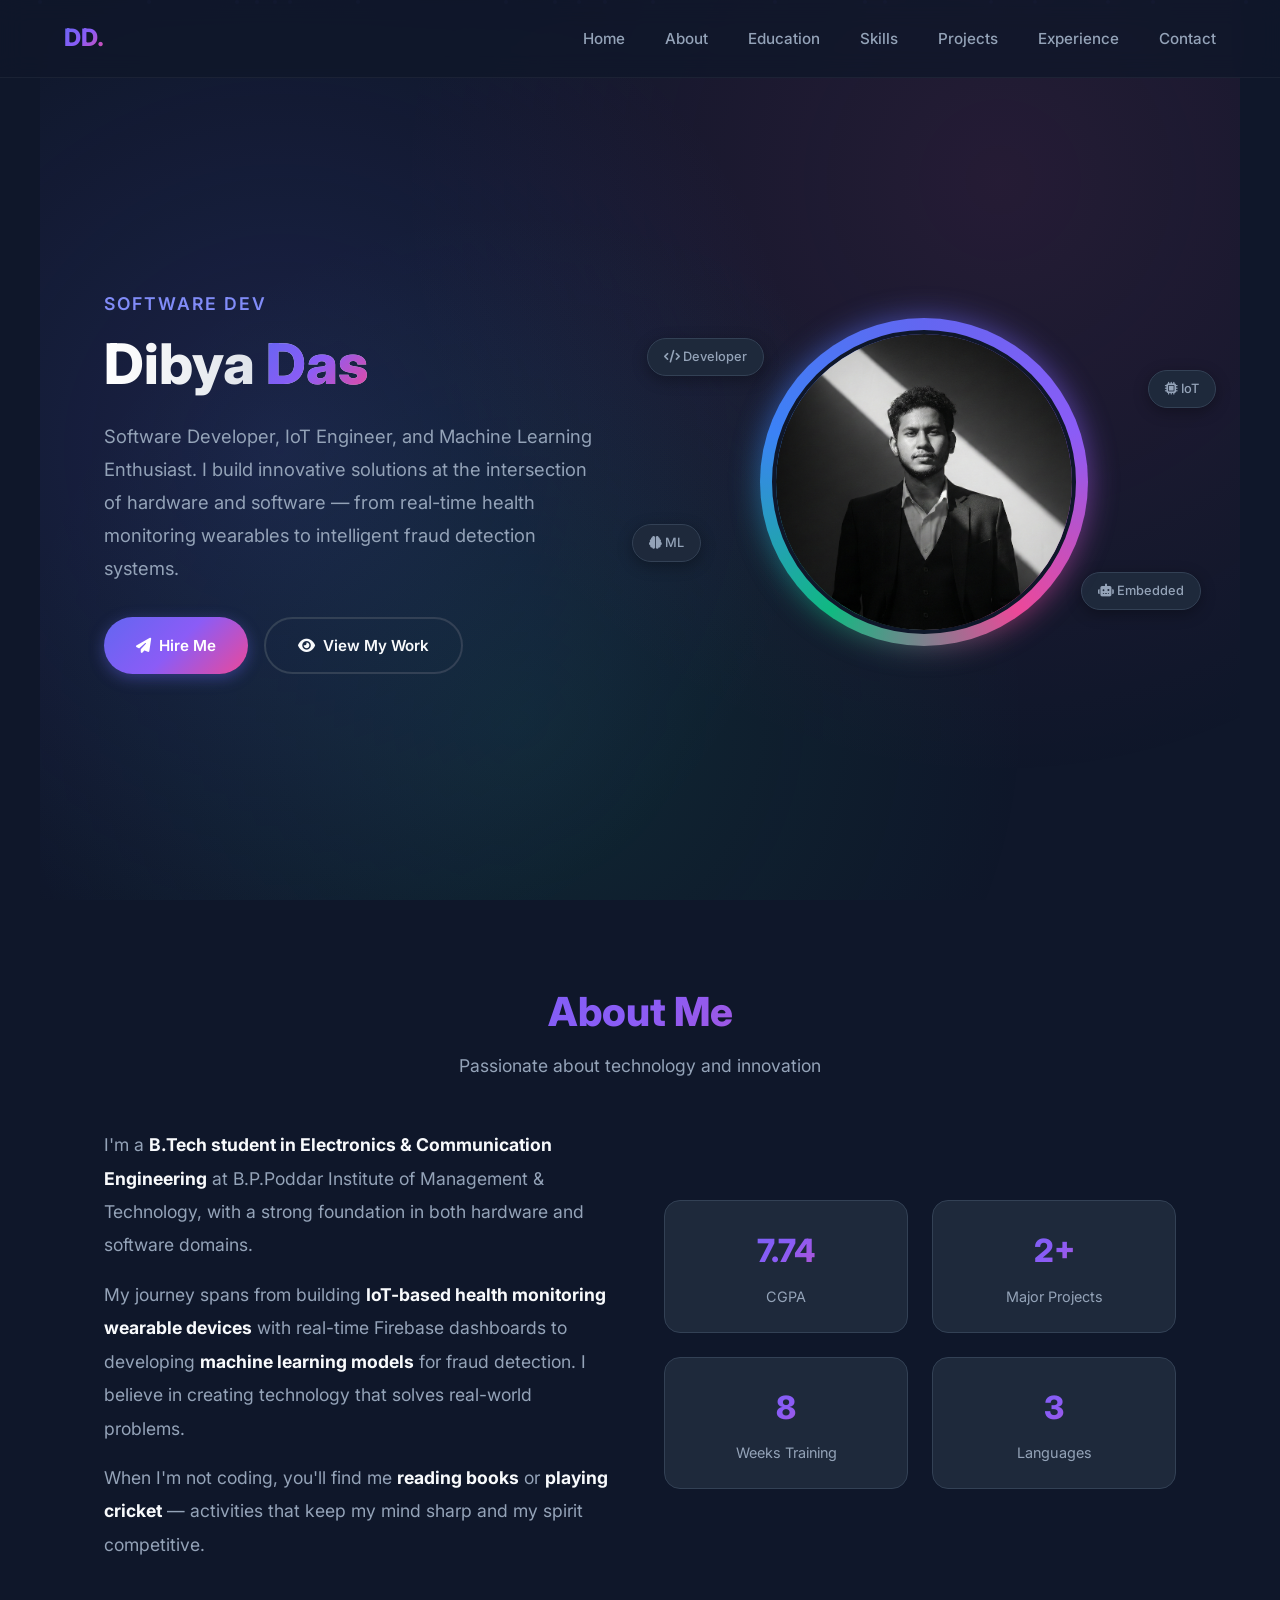
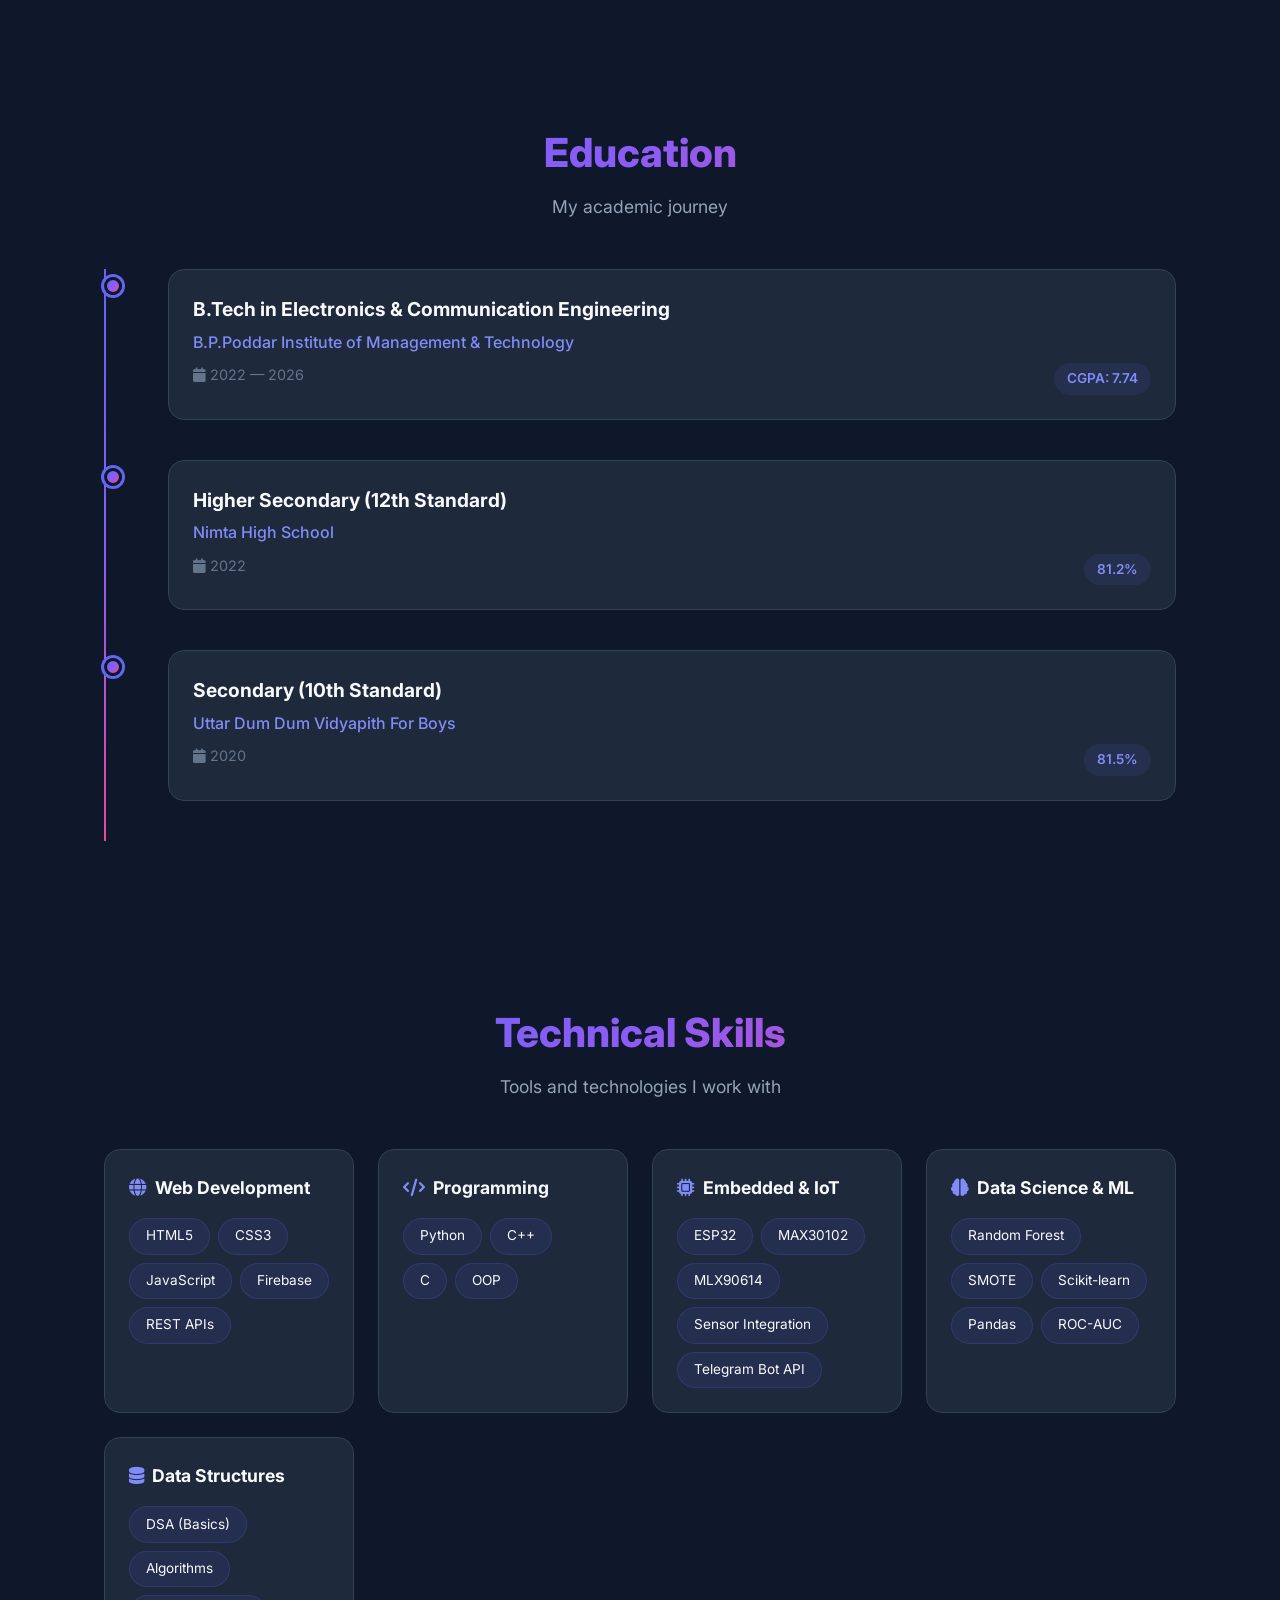
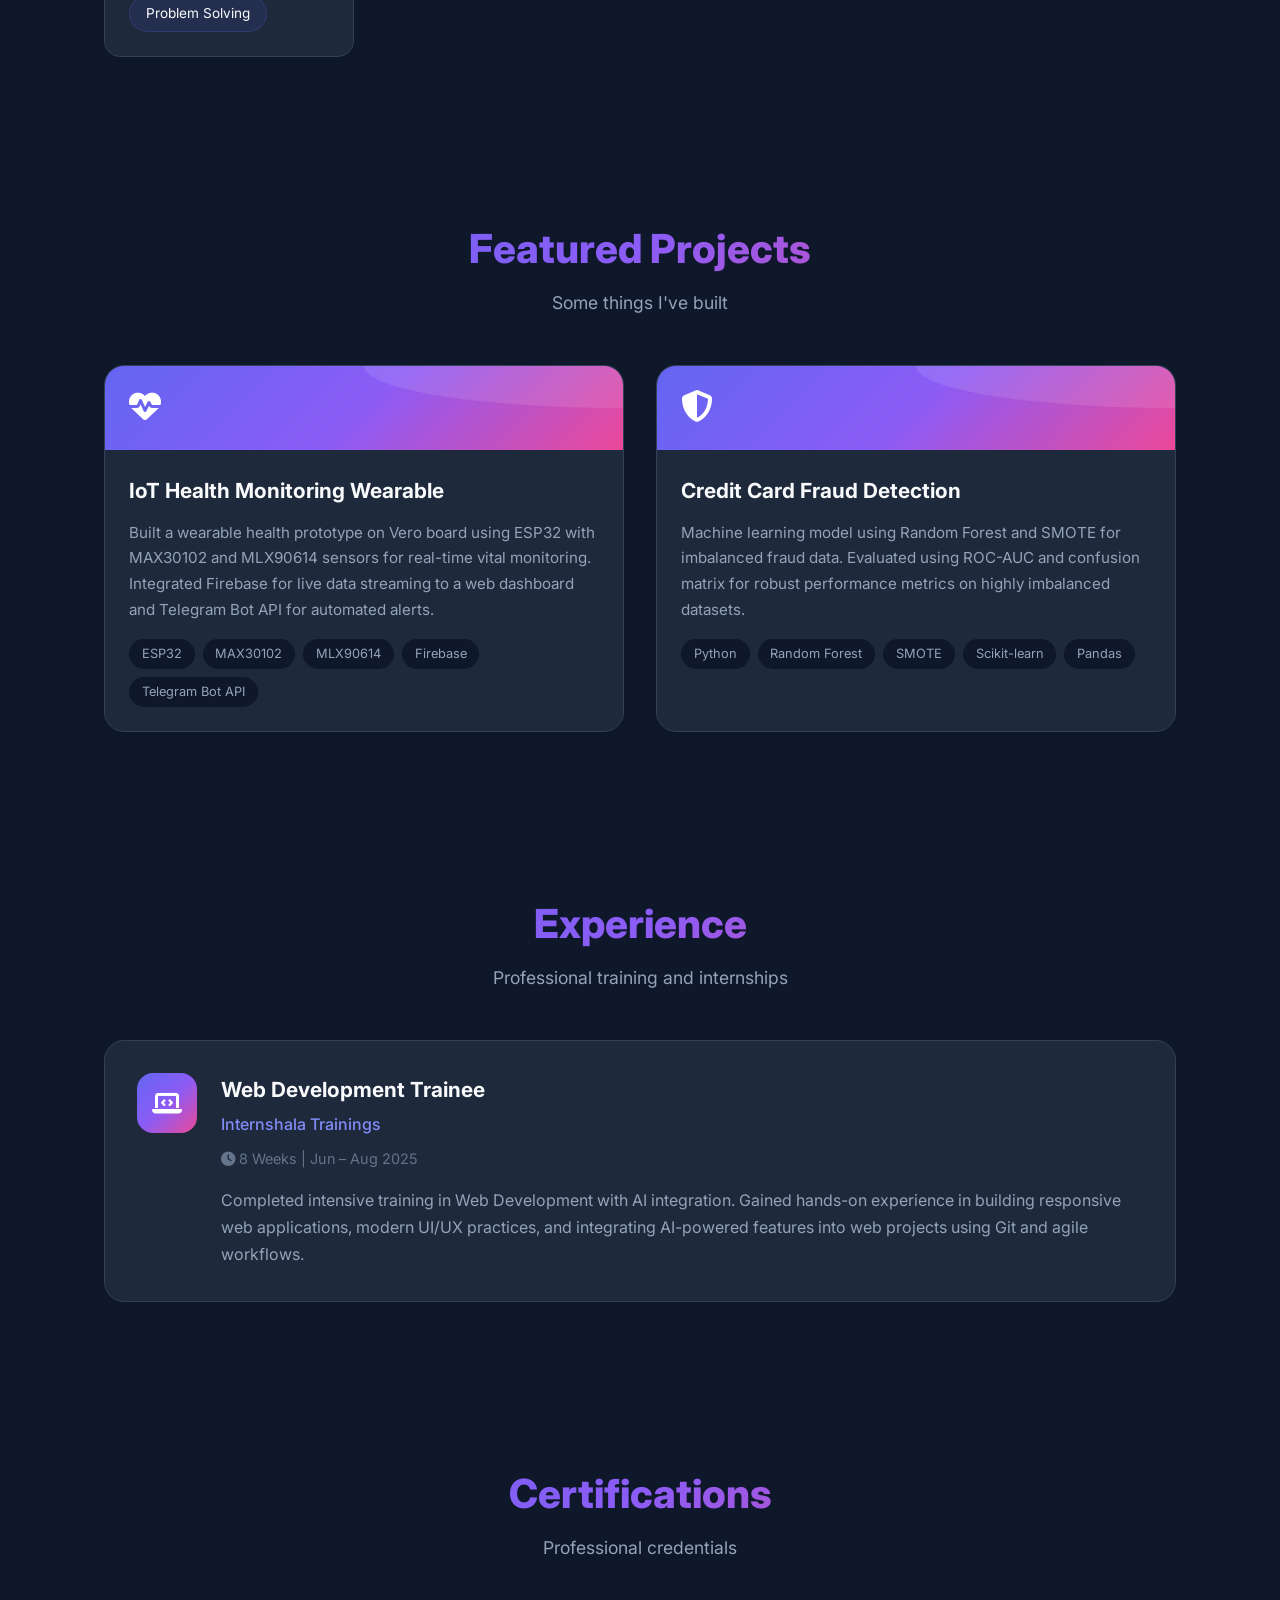
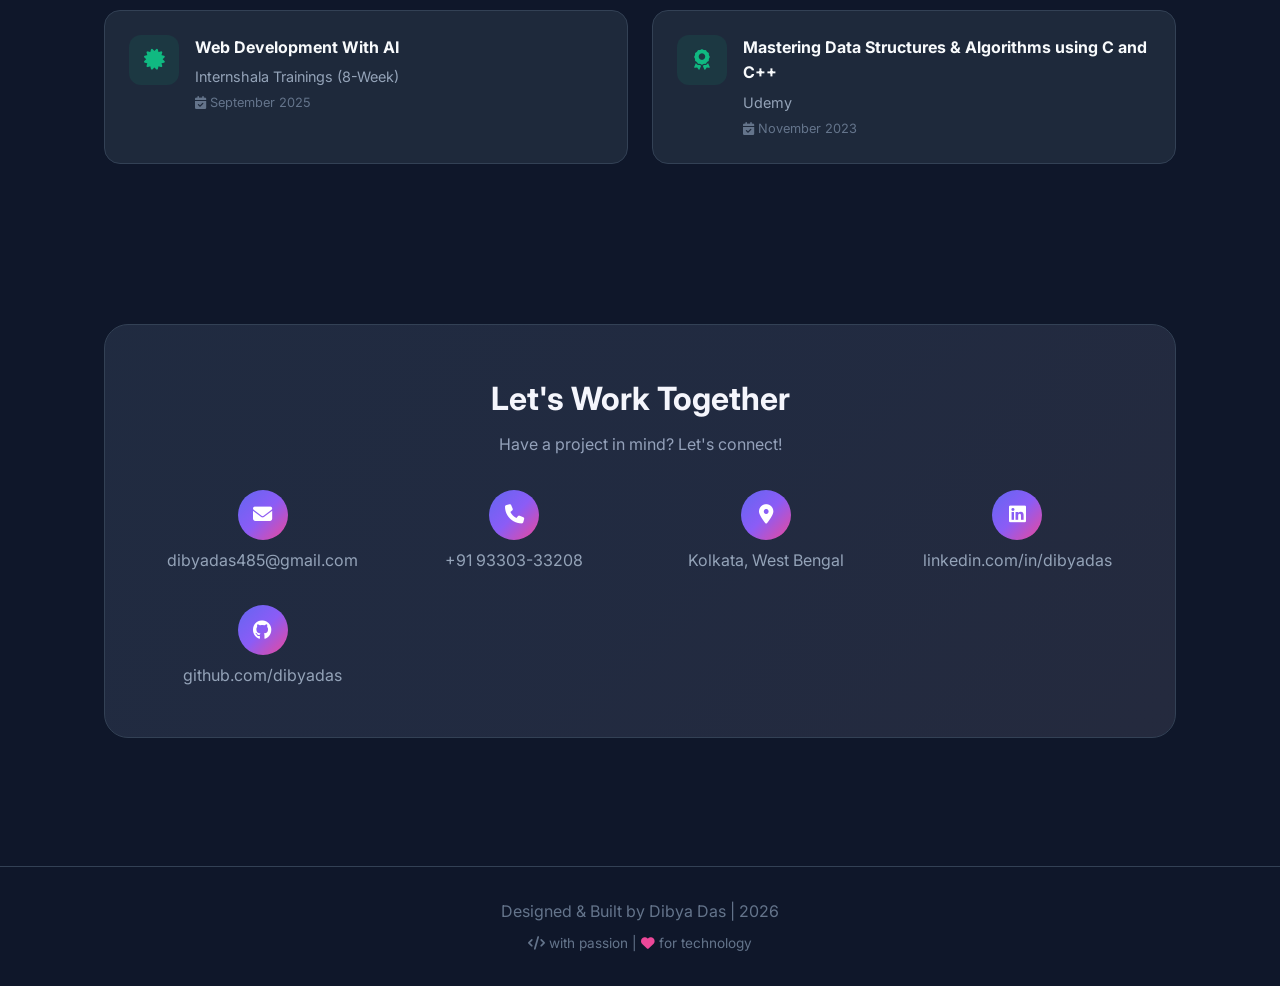
<file: index.html>
<!DOCTYPE html>
<html lang="en">
<head>
    <meta charset="UTF-8">
    <meta name="viewport" content="width=device-width, initial-scale=1.0">
    <title>Dibya Das | Software Developer & IoT Engineer Portfolio</title>
    <link href="https://fonts.googleapis.com/css2?family=Inter:wght@300;400;500;600;700;800&display=swap" rel="stylesheet">
    <link rel="stylesheet" href="https://cdnjs.cloudflare.com/ajax/libs/font-awesome/6.4.0/css/all.min.css">
    <style>
        :root {
            --primary: #6366f1;
            --primary-light: #818cf8;
            --primary-dark: #4f46e5;
            --secondary: #10b981;
            --bg: #0f172a;
            --bg-light: #1e293b;
            --bg-card: #1e293b;
            --text: #f8fafc;
            --text-muted: #94a3b8;
            --text-dim: #64748b;
            --border: #334155;
            --gradient: linear-gradient(135deg, #6366f1 0%, #8b5cf6 50%, #ec4899 100%);
            --gradient-2: linear-gradient(135deg, #10b981 0%, #3b82f6 100%);
        }

        * {
            margin: 0;
            padding: 0;
            box-sizing: border-box;
        }

        html {
            scroll-behavior: smooth;
        }

        body {
            font-family: 'Inter', sans-serif;
            background: var(--bg);
            color: var(--text);
            line-height: 1.6;
            overflow-x: hidden;
        }

        ::-webkit-scrollbar {
            width: 8px;
        }
        ::-webkit-scrollbar-track {
            background: var(--bg);
        }
        ::-webkit-scrollbar-thumb {
            background: var(--primary);
            border-radius: 4px;
        }

        /* Navigation */
        nav {
            position: fixed;
            top: 0;
            width: 100%;
            padding: 1.2rem 5%;
            display: flex;
            justify-content: space-between;
            align-items: center;
            z-index: 1000;
            background: rgba(15, 23, 42, 0.8);
            backdrop-filter: blur(12px);
            border-bottom: 1px solid rgba(255,255,255,0.05);
            transition: all 0.3s ease;
        }

        .logo {
            font-size: 1.5rem;
            font-weight: 800;
            background: var(--gradient);
            -webkit-background-clip: text;
            -webkit-text-fill-color: transparent;
            background-clip: text;
        }

        .nav-links {
            display: flex;
            gap: 2.5rem;
            list-style: none;
        }

        .nav-links a {
            color: var(--text-muted);
            text-decoration: none;
            font-weight: 500;
            font-size: 0.95rem;
            transition: color 0.3s;
            position: relative;
        }

        .nav-links a:hover {
            color: var(--text);
        }

        .nav-links a::after {
            content: '';
            position: absolute;
            bottom: -4px;
            left: 0;
            width: 0;
            height: 2px;
            background: var(--gradient);
            transition: width 0.3s;
        }

        .nav-links a:hover::after {
            width: 100%;
        }

        .mobile-menu-btn {
            display: none;
            background: none;
            border: none;
            color: var(--text);
            font-size: 1.5rem;
            cursor: pointer;
        }

        /* Hero Section */
        .hero {
            min-height: 100vh;
            display: flex;
            align-items: center;
            justify-content: center;
            padding: 8rem 5% 4rem;
            position: relative;
            overflow: hidden;
        }

        .hero-bg {
            position: absolute;
            top: 0;
            left: 0;
            width: 100%;
            height: 100%;
            background: 
                radial-gradient(circle at 20% 50%, rgba(99, 102, 241, 0.15) 0%, transparent 50%),
                radial-gradient(circle at 80% 20%, rgba(236, 72, 153, 0.1) 0%, transparent 50%),
                radial-gradient(circle at 40% 80%, rgba(16, 185, 129, 0.1) 0%, transparent 50%);
            z-index: 0;
        }

        .hero-content {
            display: grid;
            grid-template-columns: 1fr 1fr;
            gap: 4rem;
            max-width: 1200px;
            width: 100%;
            align-items: center;
            position: relative;
            z-index: 1;
        }

        .hero-text h2 {
            font-size: 1.1rem;
            color: var(--primary-light);
            font-weight: 600;
            margin-bottom: 1rem;
            letter-spacing: 2px;
            text-transform: uppercase;
        }

        .hero-text h1 {
            font-size: 3.5rem;
            font-weight: 800;
            line-height: 1.1;
            margin-bottom: 1.5rem;
            background: linear-gradient(to right, #fff, #94a3b8);
            -webkit-background-clip: text;
            -webkit-text-fill-color: transparent;
            background-clip: text;
        }

        .hero-text .highlight {
            background: var(--gradient);
            -webkit-background-clip: text;
            -webkit-text-fill-color: transparent;
            background-clip: text;
        }

        .hero-text p {
            font-size: 1.15rem;
            color: var(--text-muted);
            margin-bottom: 2rem;
            max-width: 500px;
            line-height: 1.8;
        }

        .hero-buttons {
            display: flex;
            gap: 1rem;
            flex-wrap: wrap;
        }

        .btn {
            padding: 0.9rem 2rem;
            border-radius: 50px;
            font-weight: 600;
            font-size: 0.95rem;
            text-decoration: none;
            transition: all 0.3s;
            display: inline-flex;
            align-items: center;
            gap: 0.5rem;
            cursor: pointer;
            border: none;
        }

        .btn-primary {
            background: var(--gradient);
            color: white;
            box-shadow: 0 4px 15px rgba(99, 102, 241, 0.4);
        }

        .btn-primary:hover {
            transform: translateY(-2px);
            box-shadow: 0 8px 25px rgba(99, 102, 241, 0.5);
        }

        .btn-outline {
            background: transparent;
            color: var(--text);
            border: 2px solid var(--border);
        }

        .btn-outline:hover {
            border-color: var(--primary);
            background: rgba(99, 102, 241, 0.1);
        }

        /* Profile Image Container with Animated Gradient Border */
        .hero-visual {
            position: relative;
            display: flex;
            justify-content: center;
            align-items: center;
        }

        .profile-wrapper {
            position: relative;
            width: 320px;
            height: 320px;
            border-radius: 50%;
            padding: 8px;
            background: var(--bg);
            z-index: 1;
        }

        /* Animated gradient border using pseudo-elements [^9^][^11^] */
        .profile-wrapper::before {
            content: '';
            position: absolute;
            inset: -4px;
            border-radius: 50%;
            background: conic-gradient(
                from var(--angle, 0deg),
                #6366f1,
                #8b5cf6,
                #ec4899,
                #10b981,
                #3b82f6,
                #6366f1
            );
            animation: spin 4s linear infinite;
            z-index: -2;
        }

        .profile-wrapper::after {
            content: '';
            position: absolute;
            inset: -4px;
            border-radius: 50%;
            background: conic-gradient(
                from var(--angle, 0deg),
                #6366f1,
                #8b5cf6,
                #ec4899,
                #10b981,
                #3b82f6,
                #6366f1
            );
            animation: spin 4s linear infinite;
            filter: blur(15px);
            opacity: 0.6;
            z-index: -3;
        }

        @property --angle {
            syntax: '<angle>';
            initial-value: 0deg;
            inherits: false;
        }

        @keyframes spin {
            to {
                --angle: 360deg;
            }
        }

        /* Fallback for browsers without @property support */
        @supports not (background: conic-gradient(from var(--angle), red, blue)) {
            .profile-wrapper::before,
            .profile-wrapper::after {
                background: linear-gradient(135deg, #6366f1, #8b5cf6, #ec4899, #10b981);
                animation: rotate-fallback 4s linear infinite;
            }
            @keyframes rotate-fallback {
                to { transform: rotate(360deg); }
            }
        }

        .profile-image {
            width: 100%;
            height: 100%;
            border-radius: 50%;
            object-fit: cover;
            border: 4px solid var(--bg);
            position: relative;
            z-index: 2;
            transition: transform 0.3s ease;
        }

        .profile-wrapper:hover .profile-image {
            transform: scale(1.02);
        }

        /* Floating Tags */
        .floating-tags {
            position: absolute;
            width: 100%;
            height: 100%;
            pointer-events: none;
            z-index: 0;
        }

        .tag {
            position: absolute;
            padding: 0.5rem 1rem;
            background: var(--bg-card);
            border: 1px solid var(--border);
            border-radius: 50px;
            font-size: 0.8rem;
            font-weight: 500;
            color: var(--text-muted);
            animation: float 6s ease-in-out infinite;
            box-shadow: 0 4px 15px rgba(0,0,0,0.3);
            backdrop-filter: blur(10px);
        }

        .tag:nth-child(1) { top: 5%; left: -5%; animation-delay: 0s; }
        .tag:nth-child(2) { top: 15%; right: -8%; animation-delay: 1.5s; }
        .tag:nth-child(3) { bottom: 25%; left: -8%; animation-delay: 3s; }
        .tag:nth-child(4) { bottom: 10%; right: -5%; animation-delay: 4.5s; }

        @keyframes float {
            0%, 100% { transform: translateY(0); }
            50% { transform: translateY(-15px); }
        }

        /* Section Styles */
        section {
            padding: 5rem 5%;
            max-width: 1200px;
            margin: 0 auto;
        }

        .section-header {
            text-align: center;
            margin-bottom: 3rem;
        }

        .section-header h2 {
            font-size: 2.5rem;
            font-weight: 800;
            margin-bottom: 0.5rem;
            background: var(--gradient);
            -webkit-background-clip: text;
            -webkit-text-fill-color: transparent;
            background-clip: text;
        }

        .section-header p {
            color: var(--text-muted);
            font-size: 1.1rem;
        }

        /* About Section */
        .about-grid {
            display: grid;
            grid-template-columns: 1fr 1fr;
            gap: 3rem;
            align-items: center;
        }

        .about-text {
            font-size: 1.1rem;
            color: var(--text-muted);
            line-height: 1.9;
        }

        .about-text strong {
            color: var(--text);
        }

        .stats-grid {
            display: grid;
            grid-template-columns: repeat(2, 1fr);
            gap: 1.5rem;
        }

        .stat-card {
            background: var(--bg-card);
            border: 1px solid var(--border);
            border-radius: 16px;
            padding: 1.5rem;
            text-align: center;
            transition: all 0.3s;
        }

        .stat-card:hover {
            transform: translateY(-5px);
            border-color: var(--primary);
            box-shadow: 0 10px 30px rgba(99, 102, 241, 0.1);
        }

        .stat-card .number {
            font-size: 2rem;
            font-weight: 800;
            background: var(--gradient);
            -webkit-background-clip: text;
            -webkit-text-fill-color: transparent;
            background-clip: text;
        }

        .stat-card .label {
            color: var(--text-muted);
            font-size: 0.9rem;
            margin-top: 0.5rem;
        }

        /* Education Section */
        .timeline {
            position: relative;
            padding-left: 2rem;
        }

        .timeline::before {
            content: '';
            position: absolute;
            left: 0;
            top: 0;
            height: 100%;
            width: 2px;
            background: var(--gradient);
        }

        .timeline-item {
            position: relative;
            padding-bottom: 2.5rem;
            padding-left: 2rem;
        }

        .timeline-item::before {
            content: '';
            position: absolute;
            left: -2rem;
            top: 0.5rem;
            width: 12px;
            height: 12px;
            border-radius: 50%;
            background: var(--gradient);
            border: 3px solid var(--bg);
            box-shadow: 0 0 0 3px var(--primary);
        }

        .timeline-content {
            background: var(--bg-card);
            border: 1px solid var(--border);
            border-radius: 16px;
            padding: 1.5rem;
            transition: all 0.3s;
        }

        .timeline-content:hover {
            border-color: var(--primary);
            transform: translateX(5px);
        }

        .timeline-content h3 {
            font-size: 1.2rem;
            margin-bottom: 0.3rem;
        }

        .timeline-content .institution {
            color: var(--primary-light);
            font-weight: 500;
            margin-bottom: 0.5rem;
        }

        .timeline-content .details {
            display: flex;
            justify-content: space-between;
            color: var(--text-dim);
            font-size: 0.9rem;
        }

        .badge {
            display: inline-block;
            padding: 0.3rem 0.8rem;
            background: rgba(99, 102, 241, 0.1);
            color: var(--primary-light);
            border-radius: 50px;
            font-size: 0.85rem;
            font-weight: 600;
        }

        /* Skills Section */
        .skills-grid {
            display: grid;
            grid-template-columns: repeat(auto-fit, minmax(250px, 1fr));
            gap: 1.5rem;
        }

        .skill-category {
            background: var(--bg-card);
            border: 1px solid var(--border);
            border-radius: 16px;
            padding: 1.5rem;
            transition: all 0.3s;
        }

        .skill-category:hover {
            border-color: var(--primary);
            transform: translateY(-3px);
        }

        .skill-category h3 {
            font-size: 1.1rem;
            margin-bottom: 1rem;
            display: flex;
            align-items: center;
            gap: 0.5rem;
        }

        .skill-category h3 i {
            color: var(--primary-light);
        }

        .skill-tags {
            display: flex;
            flex-wrap: wrap;
            gap: 0.5rem;
        }

        .skill-tag {
            padding: 0.4rem 1rem;
            background: rgba(99, 102, 241, 0.1);
            border: 1px solid rgba(99, 102, 241, 0.2);
            border-radius: 50px;
            font-size: 0.85rem;
            color: var(--text);
            transition: all 0.3s;
        }

        .skill-tag:hover {
            background: var(--primary);
            color: white;
            transform: scale(1.05);
        }

        /* Projects Section */
        .projects-grid {
            display: grid;
            grid-template-columns: repeat(auto-fit, minmax(350px, 1fr));
            gap: 2rem;
        }

        .project-card {
            background: var(--bg-card);
            border: 1px solid var(--border);
            border-radius: 20px;
            overflow: hidden;
            transition: all 0.4s;
            position: relative;
        }

        .project-card:hover {
            transform: translateY(-8px);
            border-color: var(--primary);
            box-shadow: 0 20px 40px rgba(99, 102, 241, 0.15);
        }

        .project-header {
            padding: 1.5rem;
            background: var(--gradient);
            position: relative;
            overflow: hidden;
        }

        .project-header::after {
            content: '';
            position: absolute;
            top: -50%;
            right: -50%;
            width: 100%;
            height: 100%;
            background: rgba(255,255,255,0.1);
            border-radius: 50%;
        }

        .project-header i {
            font-size: 2rem;
            color: white;
            position: relative;
            z-index: 1;
        }

        .project-body {
            padding: 1.5rem;
        }

        .project-body h3 {
            font-size: 1.3rem;
            margin-bottom: 0.8rem;
        }

        .project-body p {
            color: var(--text-muted);
            font-size: 0.95rem;
            line-height: 1.7;
            margin-bottom: 1rem;
        }

        .project-tech {
            display: flex;
            flex-wrap: wrap;
            gap: 0.5rem;
        }

        .tech-pill {
            padding: 0.3rem 0.8rem;
            background: var(--bg);
            border-radius: 50px;
            font-size: 0.8rem;
            color: var(--text-muted);
        }

        /* Experience Section */
        .experience-card {
            background: var(--bg-card);
            border: 1px solid var(--border);
            border-radius: 20px;
            padding: 2rem;
            display: flex;
            gap: 1.5rem;
            align-items: flex-start;
            transition: all 0.3s;
        }

        .experience-card:hover {
            border-color: var(--primary);
            transform: translateX(5px);
        }

        .exp-icon {
            width: 60px;
            height: 60px;
            background: var(--gradient);
            border-radius: 16px;
            display: flex;
            align-items: center;
            justify-content: center;
            font-size: 1.5rem;
            color: white;
            flex-shrink: 0;
        }

        .exp-content h3 {
            font-size: 1.3rem;
            margin-bottom: 0.3rem;
        }

        .exp-content .company {
            color: var(--primary-light);
            font-weight: 500;
            margin-bottom: 0.5rem;
        }

        .exp-content .duration {
            color: var(--text-dim);
            font-size: 0.9rem;
            margin-bottom: 1rem;
        }

        .exp-content p {
            color: var(--text-muted);
            line-height: 1.7;
        }

        /* Certifications */
        .cert-grid {
            display: grid;
            grid-template-columns: repeat(auto-fit, minmax(300px, 1fr));
            gap: 1.5rem;
        }

        .cert-card {
            background: var(--bg-card);
            border: 1px solid var(--border);
            border-radius: 16px;
            padding: 1.5rem;
            display: flex;
            gap: 1rem;
            align-items: flex-start;
            transition: all 0.3s;
            text-decoration: none;
            color: inherit;
        }

        .cert-card:hover {
            border-color: var(--secondary);
            transform: translateY(-3px);
        }

        .cert-icon {
            width: 50px;
            height: 50px;
            background: rgba(16, 185, 129, 0.1);
            border-radius: 12px;
            display: flex;
            align-items: center;
            justify-content: center;
            color: var(--secondary);
            font-size: 1.3rem;
            flex-shrink: 0;
        }

        .cert-info h4 {
            font-size: 1rem;
            margin-bottom: 0.3rem;
        }

        .cert-info .issuer {
            color: var(--text-muted);
            font-size: 0.9rem;
        }

        .cert-info .date {
            color: var(--text-dim);
            font-size: 0.8rem;
            margin-top: 0.3rem;
        }

        /* Contact Section */
        .contact-section {
            background: var(--bg-card);
            border-radius: 24px;
            padding: 3rem;
            text-align: center;
            border: 1px solid var(--border);
            position: relative;
            overflow: hidden;
        }

        .contact-section::before {
            content: '';
            position: absolute;
            top: 0;
            left: 0;
            width: 100%;
            height: 100%;
            background: var(--gradient);
            opacity: 0.03;
        }

        .contact-grid {
            display: grid;
            grid-template-columns: repeat(auto-fit, minmax(200px, 1fr));
            gap: 2rem;
            margin-top: 2rem;
            position: relative;
            z-index: 1;
        }

        .contact-item {
            display: flex;
            flex-direction: column;
            align-items: center;
            gap: 0.5rem;
        }

        .contact-item i {
            width: 50px;
            height: 50px;
            background: var(--gradient);
            border-radius: 50%;
            display: flex;
            align-items: center;
            justify-content: center;
            color: white;
            font-size: 1.2rem;
        }

        .contact-item a {
            color: var(--text-muted);
            text-decoration: none;
            transition: color 0.3s;
        }

        .contact-item a:hover {
            color: var(--primary-light);
        }

        /* Footer */
        footer {
            text-align: center;
            padding: 2rem;
            color: var(--text-dim);
            border-top: 1px solid var(--border);
            margin-top: 3rem;
        }

        /* Scroll Animation */
        .fade-in {
            opacity: 0;
            transform: translateY(30px);
            transition: all 0.8s ease;
        }

        .fade-in.visible {
            opacity: 1;
            transform: translateY(0);
        }

        /* Responsive */
        @media (max-width: 968px) {
            .hero-content {
                grid-template-columns: 1fr;
                text-align: center;
            }

            .hero-text p {
                margin: 0 auto 2rem;
            }

            .hero-buttons {
                justify-content: center;
            }

            .hero-visual {
                order: -1;
                margin-bottom: 2rem;
            }

            .about-grid {
                grid-template-columns: 1fr;
            }

            .nav-links {
                display: none;
            }

            .mobile-menu-btn {
                display: block;
            }

            .hero-text h1 {
                font-size: 2.5rem;
            }

            .profile-wrapper {
                width: 260px;
                height: 260px;
            }
        }

        @media (max-width: 600px) {
            .projects-grid {
                grid-template-columns: 1fr;
            }
            
            .stats-grid {
                grid-template-columns: 1fr;
            }

            .contact-section {
                padding: 2rem 1rem;
            }

            .profile-wrapper {
                width: 220px;
                height: 220px;
            }
        }

        /* Particle effect */
        .particles {
            position: fixed;
            top: 0;
            left: 0;
            width: 100%;
            height: 100%;
            pointer-events: none;
            z-index: 0;
        }

        .particle {
            position: absolute;
            width: 4px;
            height: 4px;
            background: var(--primary);
            border-radius: 50%;
            opacity: 0.3;
            animation: particle-float 15s infinite;
        }

        @keyframes particle-float {
            0%, 100% { transform: translateY(100vh) rotate(0deg); opacity: 0; }
            10% { opacity: 0.3; }
            90% { opacity: 0.3; }
            100% { transform: translateY(-10vh) rotate(720deg); opacity: 0; }
        }
    </style>
</head>
<body>

    <!-- Particles Background -->
    <div class="particles" id="particles"></div>

    <!-- Navigation -->
    <nav id="navbar">
        <div class="logo">DD.</div>
        <ul class="nav-links">
            <li><a href="#home">Home</a></li>
            <li><a href="#about">About</a></li>
            <li><a href="#education">Education</a></li>
            <li><a href="#skills">Skills</a></li>
            <li><a href="#projects">Projects</a></li>
            <li><a href="#experience">Experience</a></li>
            <li><a href="#contact">Contact</a></li>
        </ul>
        <button class="mobile-menu-btn" onclick="toggleMenu()">
            <i class="fas fa-bars"></i>
        </button>
    </nav>

    <!-- Hero Section -->
    <section class="hero" id="home">
        <div class="hero-bg"></div>
        <div class="hero-content">
            <div class="hero-text">
                <h2>Hello, I'm</h2>
                <h1>Dibya <span class="highlight">Das</span></h1>
                <p>Software Developer, IoT Engineer, and Machine Learning Enthusiast. I build innovative solutions at the intersection of hardware and software — from real-time health monitoring wearables to intelligent fraud detection systems.</p>
                <div class="hero-buttons">
                    <a href="#contact" class="btn btn-primary">
                        <i class="fas fa-paper-plane"></i> Hire Me
                    </a>
                    <a href="#projects" class="btn btn-outline">
                        <i class="fas fa-eye"></i> View My Work
                    </a>
                </div>
            </div>
            <div class="hero-visual">
                <div class="floating-tags">
                    <span class="tag"><i class="fas fa-code"></i> Developer</span>
                    <span class="tag"><i class="fas fa-microchip"></i> IoT</span>
                    <span class="tag"><i class="fas fa-brain"></i> ML</span>
                    <span class="tag"><i class="fas fa-robot"></i> Embedded</span>
                </div>
                <!-- Profile Image with Animated Gradient Border -->
                <div class="profile-wrapper">
                    <img src="dibya_profile.png" alt="Dibya Das - Software Developer and IoT Engineer" class="profile-image">
                </div>
            </div>
        </div>
    </section>

    <!-- About Section -->
    <section id="about" class="fade-in">
        <div class="section-header">
            <h2>About Me</h2>
            <p>Passionate about technology and innovation</p>
        </div>
        <div class="about-grid">
            <div class="about-text">
                <p>
                    I'm a <strong>B.Tech student in Electronics & Communication Engineering</strong> at B.P.Poddar Institute of Management & Technology, with a strong foundation in both hardware and software domains.
                </p>
                <p style="margin-top: 1rem;">
                    My journey spans from building <strong>IoT-based health monitoring wearable devices</strong> with real-time Firebase dashboards to developing <strong>machine learning models</strong> for fraud detection. I believe in creating technology that solves real-world problems.
                </p>
                <p style="margin-top: 1rem;">
                    When I'm not coding, you'll find me <strong>reading books</strong> or <strong>playing cricket</strong> — activities that keep my mind sharp and my spirit competitive.
                </p>
            </div>
            <div class="stats-grid">
                <div class="stat-card">
                    <div class="number">7.74</div>
                    <div class="label">CGPA</div>
                </div>
                <div class="stat-card">
                    <div class="number">2+</div>
                    <div class="label">Major Projects</div>
                </div>
                <div class="stat-card">
                    <div class="number">8</div>
                    <div class="label">Weeks Training</div>
                </div>
                <div class="stat-card">
                    <div class="number">3</div>
                    <div class="label">Languages</div>
                </div>
            </div>
        </div>
    </section>

    <!-- Education Section -->
    <section id="education" class="fade-in">
        <div class="section-header">
            <h2>Education</h2>
            <p>My academic journey</p>
        </div>
        <div class="timeline">
            <div class="timeline-item">
                <div class="timeline-content">
                    <h3>B.Tech in Electronics & Communication Engineering</h3>
                    <p class="institution">B.P.Poddar Institute of Management & Technology</p>
                    <div class="details">
                        <span><i class="fas fa-calendar"></i> 2022 — 2026</span>
                        <span class="badge">CGPA: 7.74</span>
                    </div>
                </div>
            </div>
            <div class="timeline-item">
                <div class="timeline-content">
                    <h3>Higher Secondary (12th Standard)</h3>
                    <p class="institution">Nimta High School</p>
                    <div class="details">
                        <span><i class="fas fa-calendar"></i> 2022</span>
                        <span class="badge">81.2%</span>
                    </div>
                </div>
            </div>
            <div class="timeline-item">
                <div class="timeline-content">
                    <h3>Secondary (10th Standard)</h3>
                    <p class="institution">Uttar Dum Dum Vidyapith For Boys</p>
                    <div class="details">
                        <span><i class="fas fa-calendar"></i> 2020</span>
                        <span class="badge">81.5%</span>
                    </div>
                </div>
            </div>
        </div>
    </section>

    <!-- Skills Section -->
    <section id="skills" class="fade-in">
        <div class="section-header">
            <h2>Technical Skills</h2>
            <p>Tools and technologies I work with</p>
        </div>
        <div class="skills-grid">
            <div class="skill-category">
                <h3><i class="fas fa-globe"></i> Web Development</h3>
                <div class="skill-tags">
                    <span class="skill-tag">HTML5</span>
                    <span class="skill-tag">CSS3</span>
                    <span class="skill-tag">JavaScript</span>
                    <span class="skill-tag">Firebase</span>
                    <span class="skill-tag">REST APIs</span>
                </div>
            </div>
            <div class="skill-category">
                <h3><i class="fas fa-code"></i> Programming</h3>
                <div class="skill-tags">
                    <span class="skill-tag">Python</span>
                    <span class="skill-tag">C++</span>
                    <span class="skill-tag">C</span>
                    <span class="skill-tag">OOP</span>
                </div>
            </div>
            <div class="skill-category">
                <h3><i class="fas fa-microchip"></i> Embedded & IoT</h3>
                <div class="skill-tags">
                    <span class="skill-tag">ESP32</span>
                    <span class="skill-tag">MAX30102</span>
                    <span class="skill-tag">MLX90614</span>
                    <span class="skill-tag">Sensor Integration</span>
                    <span class="skill-tag">Telegram Bot API</span>
                </div>
            </div>
            <div class="skill-category">
                <h3><i class="fas fa-brain"></i> Data Science & ML</h3>
                <div class="skill-tags">
                    <span class="skill-tag">Random Forest</span>
                    <span class="skill-tag">SMOTE</span>
                    <span class="skill-tag">Scikit-learn</span>
                    <span class="skill-tag">Pandas</span>
                    <span class="skill-tag">ROC-AUC</span>
                </div>
            </div>
            <div class="skill-category">
                <h3><i class="fas fa-database"></i> Data Structures</h3>
                <div class="skill-tags">
                    <span class="skill-tag">DSA (Basics)</span>
                    <span class="skill-tag">Algorithms</span>
                    <span class="skill-tag">Problem Solving</span>
                </div>
            </div>
        </div>
    </section>

    <!-- Projects Section -->
    <section id="projects" class="fade-in">
        <div class="section-header">
            <h2>Featured Projects</h2>
            <p>Some things I've built</p>
        </div>
        <div class="projects-grid">
            <div class="project-card">
                <div class="project-header">
                    <i class="fas fa-heartbeat"></i>
                </div>
                <div class="project-body">
                    <h3>IoT Health Monitoring Wearable</h3>
                    <p>Built a wearable health prototype on Vero board using ESP32 with MAX30102 and MLX90614 sensors for real-time vital monitoring. Integrated Firebase for live data streaming to a web dashboard and Telegram Bot API for automated alerts.</p>
                    <div class="project-tech">
                        <span class="tech-pill">ESP32</span>
                        <span class="tech-pill">MAX30102</span>
                        <span class="tech-pill">MLX90614</span>
                        <span class="tech-pill">Firebase</span>
                        <span class="tech-pill">Telegram Bot API</span>
                    </div>
                </div>
            </div>
            <div class="project-card">
                <div class="project-header">
                    <i class="fas fa-shield-alt"></i>
                </div>
                <div class="project-body">
                    <h3>Credit Card Fraud Detection</h3>
                    <p>Machine learning model using Random Forest and SMOTE for imbalanced fraud data. Evaluated using ROC-AUC and confusion matrix for robust performance metrics on highly imbalanced datasets.</p>
                    <div class="project-tech">
                        <span class="tech-pill">Python</span>
                        <span class="tech-pill">Random Forest</span>
                        <span class="tech-pill">SMOTE</span>
                        <span class="tech-pill">Scikit-learn</span>
                        <span class="tech-pill">Pandas</span>
                    </div>
                </div>
            </div>
        </div>
    </section>

    <!-- Experience Section -->
    <section id="experience" class="fade-in">
        <div class="section-header">
            <h2>Experience</h2>
            <p>Professional training and internships</p>
        </div>
        <div class="experience-card">
            <div class="exp-icon">
                <i class="fas fa-laptop-code"></i>
            </div>
            <div class="exp-content">
                <h3>Web Development Trainee</h3>
                <p class="company">Internshala Trainings</p>
                <p class="duration"><i class="fas fa-clock"></i> 8 Weeks | Jun – Aug 2025</p>
                <p>Completed intensive training in Web Development with AI integration. Gained hands-on experience in building responsive web applications, modern UI/UX practices, and integrating AI-powered features into web projects using Git and agile workflows.</p>
            </div>
        </div>
    </section>

    <!-- Certifications Section -->
    <section id="certifications" class="fade-in">
        <div class="section-header">
            <h2>Certifications</h2>
            <p>Professional credentials</p>
        </div>
        <div class="cert-grid">
            <a href="https://trainings.internshala.com/certificate/preview/web-development/coc/dashbaord/" target="_blank" class="cert-card">
                <div class="cert-icon">
                    <i class="fas fa-certificate"></i>
                </div>
                <div class="cert-info">
                    <h4>Web Development With AI</h4>
                    <p class="issuer">Internshala Trainings (8-Week)</p>
                    <p class="date"><i class="fas fa-calendar-check"></i> September 2025</p>
                </div>
            </a>
            <a href="https://ude.my/UC-7239ead4-e84b-4cd2-b9a0-464c8110632e" target="_blank" class="cert-card">
                <div class="cert-icon">
                    <i class="fas fa-award"></i>
                </div>
                <div class="cert-info">
                    <h4>Mastering Data Structures & Algorithms using C and C++</h4>
                    <p class="issuer">Udemy</p>
                    <p class="date"><i class="fas fa-calendar-check"></i> November 2023</p>
                </div>
            </a>
        </div>
    </section>

    <!-- Contact Section -->
    <section id="contact" class="fade-in">
        <div class="contact-section">
            <h2 style="font-size: 2rem; margin-bottom: 0.5rem;">Let's Work Together</h2>
            <p style="color: var(--text-muted);">Have a project in mind? Let's connect!</p>
            <div class="contact-grid">
                <div class="contact-item">
                    <i class="fas fa-envelope"></i>
                    <a href="mailto:dibyadas485@gmail.com">dibyadas485@gmail.com</a>
                </div>
                <div class="contact-item">
                    <i class="fas fa-phone"></i>
                    <a href="tel:+919330333208">+91 93303-33208</a>
                </div>
                <div class="contact-item">
                    <i class="fas fa-map-marker-alt"></i>
                    <span style="color: var(--text-muted);">Kolkata, West Bengal</span>
                </div>
                <div class="contact-item">
                    <i class="fab fa-linkedin"></i>
                    <a href="https://www.linkedin.com/in/dibya-das-87248826b/" target="_blank">linkedin.com/in/dibyadas</a>
                </div>
                <div class="contact-item">
                    <i class="fab fa-github"></i>
                    <a href="https://github.com/Dibya1207/Dibya2003.github.io" target="_blank">github.com/dibyadas</a>
                </div>
            </div>
        </div>
    </section>

    <!-- Footer -->
    <footer>
        <p>Designed & Built by Dibya Das | 2026</p>
        <p style="margin-top: 0.5rem; font-size: 0.85rem;">
            <i class="fas fa-code"></i> with passion | 
            <i class="fas fa-heart" style="color: #ec4899;"></i> for technology
        </p>
    </footer>

    <script>
        // Navbar scroll effect
        window.addEventListener('scroll', () => {
            const navbar = document.getElementById('navbar');
            if (window.scrollY > 50) {
                navbar.style.background = 'rgba(15, 23, 42, 0.95)';
                navbar.style.boxShadow = '0 4px 20px rgba(0,0,0,0.3)';
            } else {
                navbar.style.background = 'rgba(15, 23, 42, 0.8)';
                navbar.style.boxShadow = 'none';
            }
        });

        // Fade in animation on scroll
        const observerOptions = {
            threshold: 0.1,
            rootMargin: '0px 0px -50px 0px'
        };

        const observer = new IntersectionObserver((entries) => {
            entries.forEach(entry => {
                if (entry.isIntersecting) {
                    entry.target.classList.add('visible');
                }
            });
        }, observerOptions);

        document.querySelectorAll('.fade-in').forEach(el => observer.observe(el));

        // Particle effect
        const particlesContainer = document.getElementById('particles');
        for (let i = 0; i < 20; i++) {
            const particle = document.createElement('div');
            particle.className = 'particle';
            particle.style.left = Math.random() * 100 + '%';
            particle.style.animationDuration = (Math.random() * 10 + 10) + 's';
            particle.style.animationDelay = Math.random() * 5 + 's';
            particlesContainer.appendChild(particle);
        }

        // Mobile menu toggle
        function toggleMenu() {
            const navLinks = document.querySelector('.nav-links');
            navLinks.style.display = navLinks.style.display === 'flex' ? 'none' : 'flex';
            navLinks.style.position = 'absolute';
            navLinks.style.top = '100%';
            navLinks.style.left = '0';
            navLinks.style.right = '0';
            navLinks.style.flexDirection = 'column';
            navLinks.style.background = 'rgba(15, 23, 42, 0.98)';
            navLinks.style.padding = '1rem';
            navLinks.style.backdropFilter = 'blur(12px)';
        }

        // Smooth scroll for anchor links
        document.querySelectorAll('a[href^="#"]').forEach(anchor => {
            anchor.addEventListener('click', function (e) {
                e.preventDefault();
                const target = document.querySelector(this.getAttribute('href'));
                if (target) {
                    target.scrollIntoView({ behavior: 'smooth', block: 'start' });
                }
            });
        });

        // Typing effect for hero subtitle
        const roles = ['Software Developer', 'IoT Engineer', 'ML Enthusiast', 'Problem Solver'];
        let roleIndex = 0;
        let charIndex = 0;
        let isDeleting = false;
        const subtitleElement = document.querySelector('.hero-text h2');

        function typeEffect() {
            const currentRole = roles[roleIndex];
            
            if (isDeleting) {
                subtitleElement.textContent = currentRole.substring(0, charIndex - 1);
                charIndex--;
            } else {
                subtitleElement.textContent = currentRole.substring(0, charIndex + 1);
                charIndex++;
            }

            let typeSpeed = isDeleting ? 50 : 100;

            if (!isDeleting && charIndex === currentRole.length) {
                typeSpeed = 2000;
                isDeleting = true;
            } else if (isDeleting && charIndex === 0) {
                isDeleting = false;
                roleIndex = (roleIndex + 1) % roles.length;
                typeSpeed = 500;
            }

            setTimeout(typeEffect, typeSpeed);
        }

        // Start typing effect after page load
        if (subtitleElement) {
            setTimeout(typeEffect, 1000);
        }
    </script>
</body>
</html>
</file>
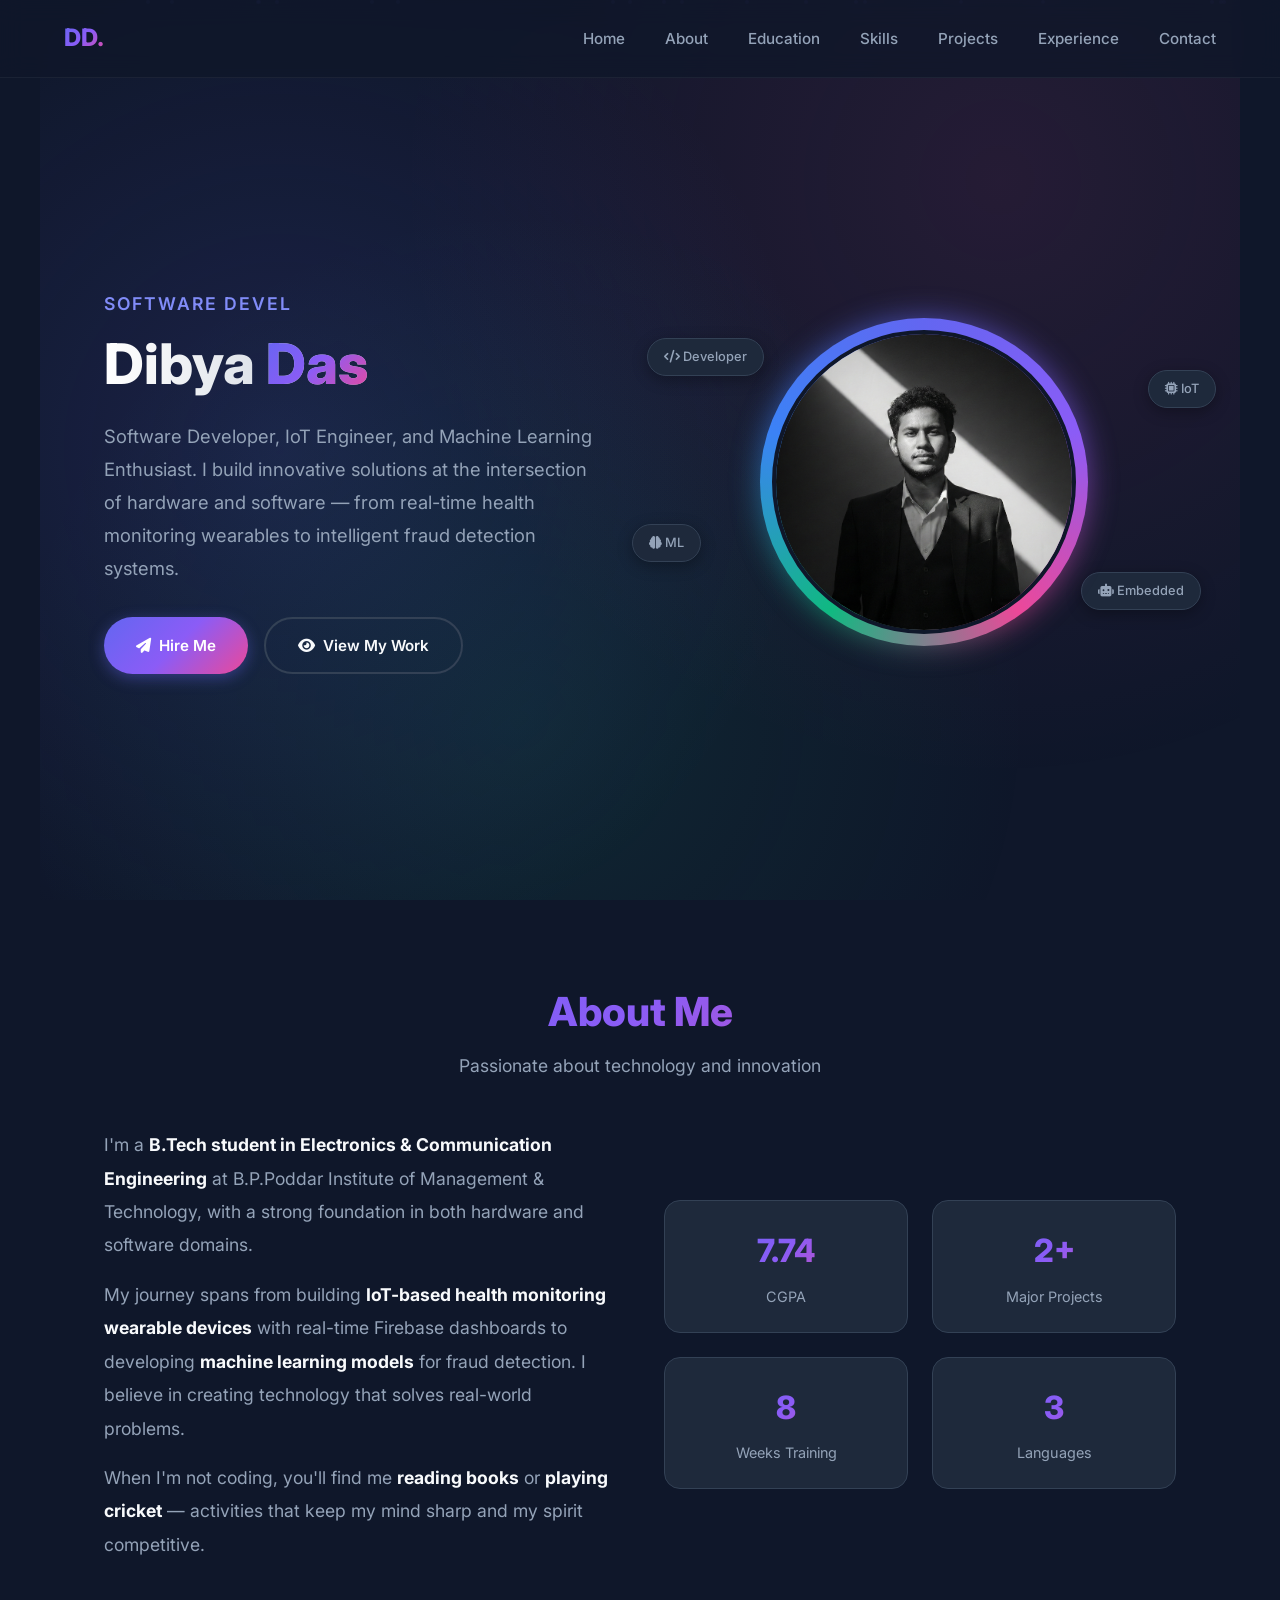
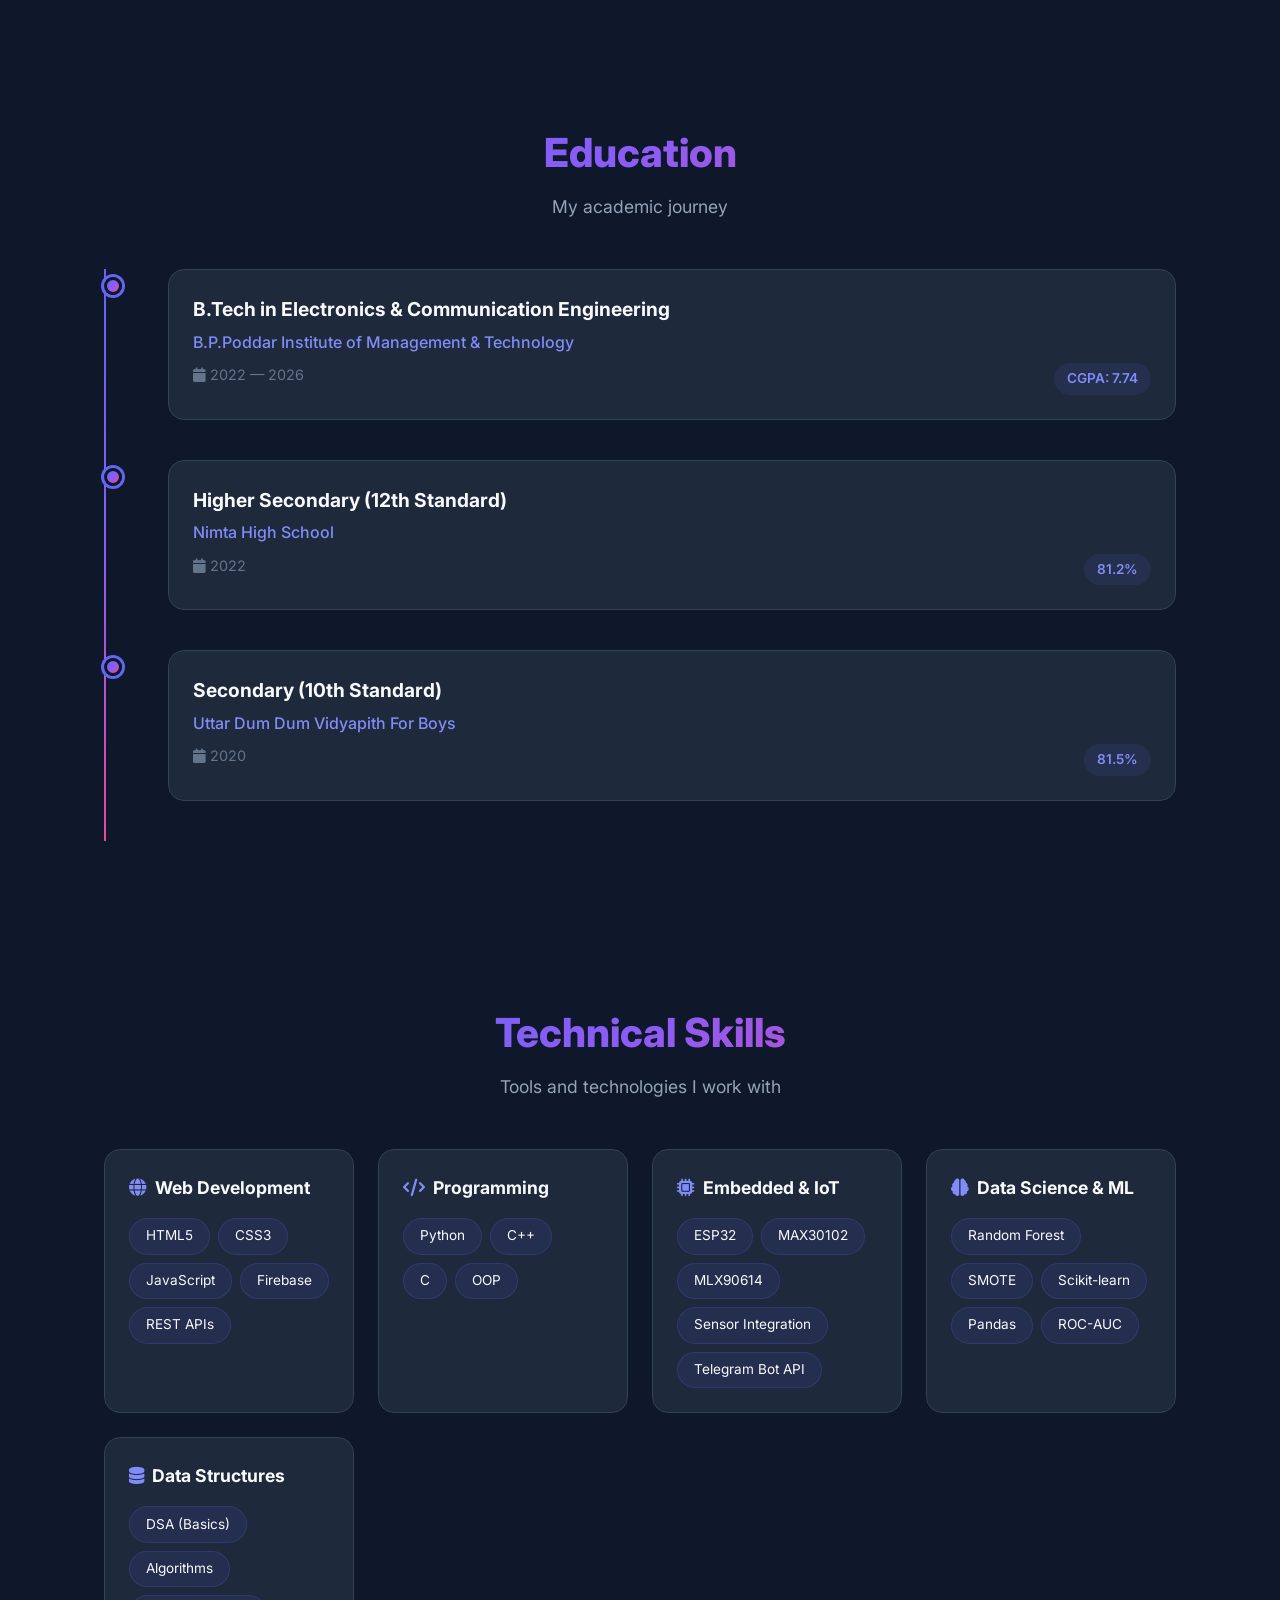
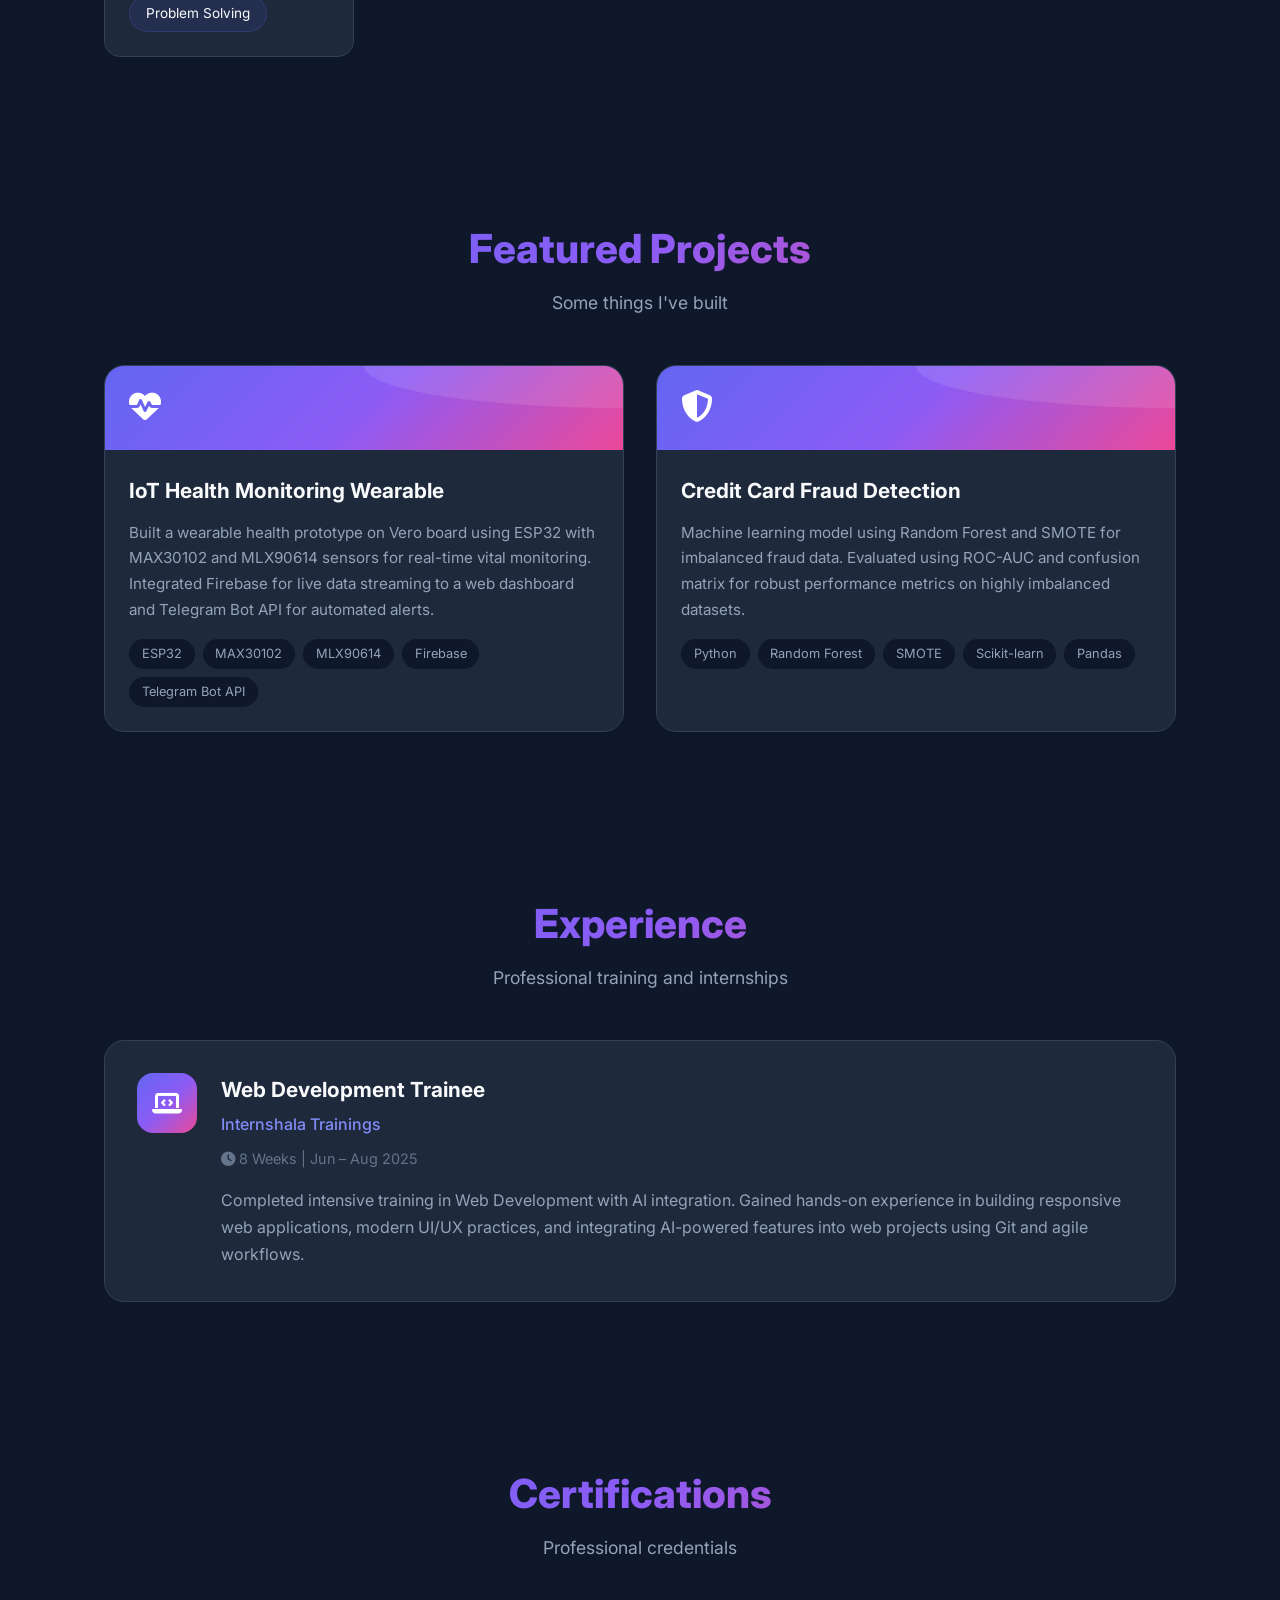
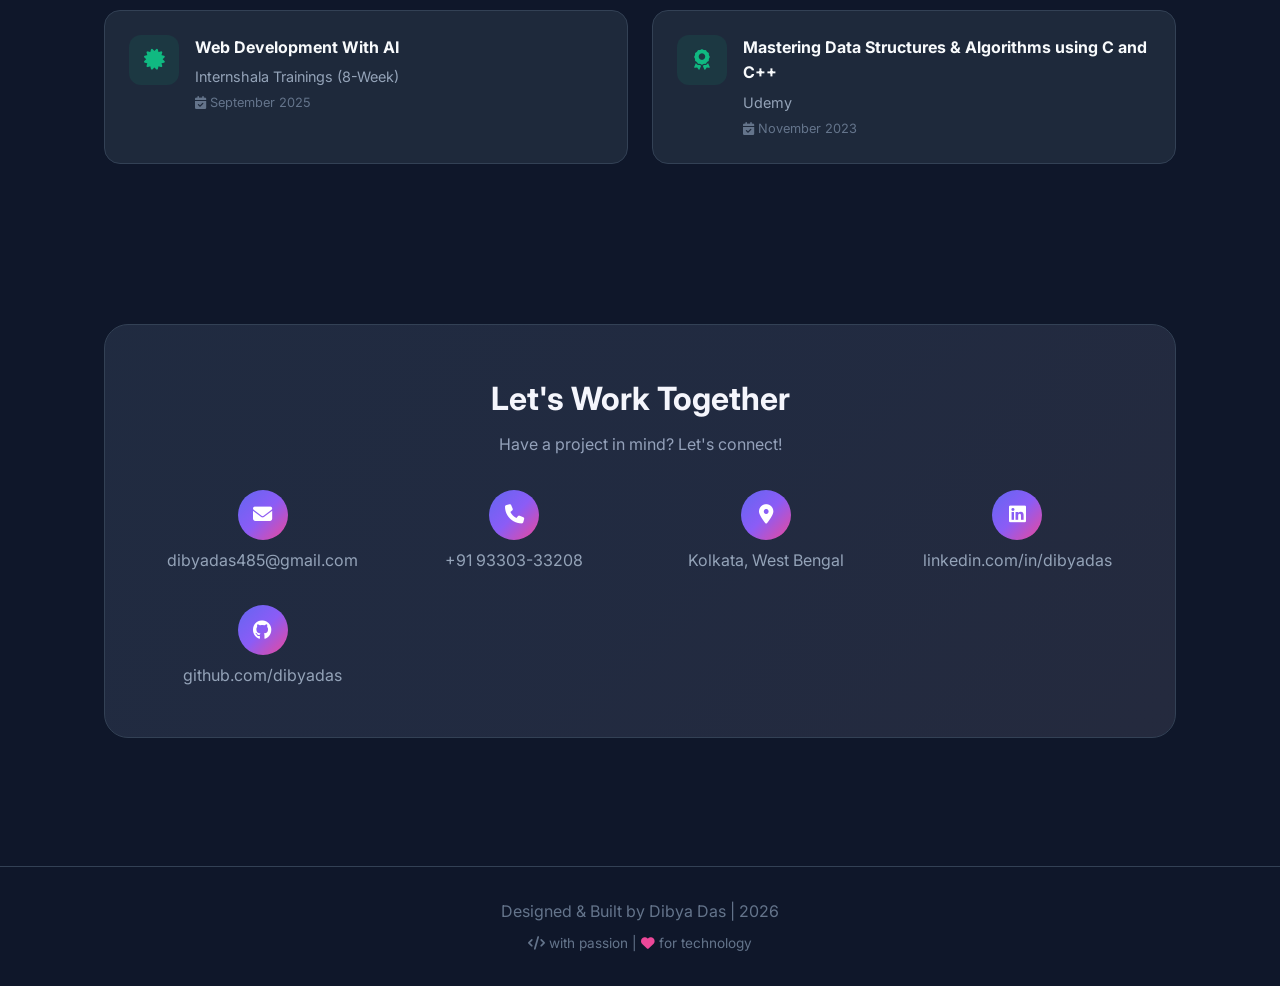
<file: portfolio.html>
<!DOCTYPE html>
<html lang="en">
<head>
    <meta charset="UTF-8">
    <meta name="viewport" content="width=device-width, initial-scale=1.0">
    <title>Dibya Das | Software Developer & IoT Engineer Portfolio</title>
    <link href="https://fonts.googleapis.com/css2?family=Inter:wght@300;400;500;600;700;800&display=swap" rel="stylesheet">
    <link rel="stylesheet" href="https://cdnjs.cloudflare.com/ajax/libs/font-awesome/6.4.0/css/all.min.css">
    <style>
        :root {
            --primary: #6366f1;
            --primary-light: #818cf8;
            --primary-dark: #4f46e5;
            --secondary: #10b981;
            --bg: #0f172a;
            --bg-light: #1e293b;
            --bg-card: #1e293b;
            --text: #f8fafc;
            --text-muted: #94a3b8;
            --text-dim: #64748b;
            --border: #334155;
            --gradient: linear-gradient(135deg, #6366f1 0%, #8b5cf6 50%, #ec4899 100%);
            --gradient-2: linear-gradient(135deg, #10b981 0%, #3b82f6 100%);
        }

        * {
            margin: 0;
            padding: 0;
            box-sizing: border-box;
        }

        html {
            scroll-behavior: smooth;
        }

        body {
            font-family: 'Inter', sans-serif;
            background: var(--bg);
            color: var(--text);
            line-height: 1.6;
            overflow-x: hidden;
        }

        ::-webkit-scrollbar {
            width: 8px;
        }
        ::-webkit-scrollbar-track {
            background: var(--bg);
        }
        ::-webkit-scrollbar-thumb {
            background: var(--primary);
            border-radius: 4px;
        }

        /* Navigation */
        nav {
            position: fixed;
            top: 0;
            width: 100%;
            padding: 1.2rem 5%;
            display: flex;
            justify-content: space-between;
            align-items: center;
            z-index: 1000;
            background: rgba(15, 23, 42, 0.8);
            backdrop-filter: blur(12px);
            border-bottom: 1px solid rgba(255,255,255,0.05);
            transition: all 0.3s ease;
        }

        .logo {
            font-size: 1.5rem;
            font-weight: 800;
            background: var(--gradient);
            -webkit-background-clip: text;
            -webkit-text-fill-color: transparent;
            background-clip: text;
        }

        .nav-links {
            display: flex;
            gap: 2.5rem;
            list-style: none;
        }

        .nav-links a {
            color: var(--text-muted);
            text-decoration: none;
            font-weight: 500;
            font-size: 0.95rem;
            transition: color 0.3s;
            position: relative;
        }

        .nav-links a:hover {
            color: var(--text);
        }

        .nav-links a::after {
            content: '';
            position: absolute;
            bottom: -4px;
            left: 0;
            width: 0;
            height: 2px;
            background: var(--gradient);
            transition: width 0.3s;
        }

        .nav-links a:hover::after {
            width: 100%;
        }

        .mobile-menu-btn {
            display: none;
            background: none;
            border: none;
            color: var(--text);
            font-size: 1.5rem;
            cursor: pointer;
        }

        /* Hero Section */
        .hero {
            min-height: 100vh;
            display: flex;
            align-items: center;
            justify-content: center;
            padding: 8rem 5% 4rem;
            position: relative;
            overflow: hidden;
        }

        .hero-bg {
            position: absolute;
            top: 0;
            left: 0;
            width: 100%;
            height: 100%;
            background: 
                radial-gradient(circle at 20% 50%, rgba(99, 102, 241, 0.15) 0%, transparent 50%),
                radial-gradient(circle at 80% 20%, rgba(236, 72, 153, 0.1) 0%, transparent 50%),
                radial-gradient(circle at 40% 80%, rgba(16, 185, 129, 0.1) 0%, transparent 50%);
            z-index: 0;
        }

        .hero-content {
            display: grid;
            grid-template-columns: 1fr 1fr;
            gap: 4rem;
            max-width: 1200px;
            width: 100%;
            align-items: center;
            position: relative;
            z-index: 1;
        }

        .hero-text h2 {
            font-size: 1.1rem;
            color: var(--primary-light);
            font-weight: 600;
            margin-bottom: 1rem;
            letter-spacing: 2px;
            text-transform: uppercase;
        }

        .hero-text h1 {
            font-size: 3.5rem;
            font-weight: 800;
            line-height: 1.1;
            margin-bottom: 1.5rem;
            background: linear-gradient(to right, #fff, #94a3b8);
            -webkit-background-clip: text;
            -webkit-text-fill-color: transparent;
            background-clip: text;
        }

        .hero-text .highlight {
            background: var(--gradient);
            -webkit-background-clip: text;
            -webkit-text-fill-color: transparent;
            background-clip: text;
        }

        .hero-text p {
            font-size: 1.15rem;
            color: var(--text-muted);
            margin-bottom: 2rem;
            max-width: 500px;
            line-height: 1.8;
        }

        .hero-buttons {
            display: flex;
            gap: 1rem;
            flex-wrap: wrap;
        }

        .btn {
            padding: 0.9rem 2rem;
            border-radius: 50px;
            font-weight: 600;
            font-size: 0.95rem;
            text-decoration: none;
            transition: all 0.3s;
            display: inline-flex;
            align-items: center;
            gap: 0.5rem;
            cursor: pointer;
            border: none;
        }

        .btn-primary {
            background: var(--gradient);
            color: white;
            box-shadow: 0 4px 15px rgba(99, 102, 241, 0.4);
        }

        .btn-primary:hover {
            transform: translateY(-2px);
            box-shadow: 0 8px 25px rgba(99, 102, 241, 0.5);
        }

        .btn-outline {
            background: transparent;
            color: var(--text);
            border: 2px solid var(--border);
        }

        .btn-outline:hover {
            border-color: var(--primary);
            background: rgba(99, 102, 241, 0.1);
        }

        /* Profile Image Container with Animated Gradient Border */
        .hero-visual {
            position: relative;
            display: flex;
            justify-content: center;
            align-items: center;
        }

        .profile-wrapper {
            position: relative;
            width: 320px;
            height: 320px;
            border-radius: 50%;
            padding: 8px;
            background: var(--bg);
            z-index: 1;
        }

        /* Animated gradient border using pseudo-elements [^9^][^11^] */
        .profile-wrapper::before {
            content: '';
            position: absolute;
            inset: -4px;
            border-radius: 50%;
            background: conic-gradient(
                from var(--angle, 0deg),
                #6366f1,
                #8b5cf6,
                #ec4899,
                #10b981,
                #3b82f6,
                #6366f1
            );
            animation: spin 4s linear infinite;
            z-index: -2;
        }

        .profile-wrapper::after {
            content: '';
            position: absolute;
            inset: -4px;
            border-radius: 50%;
            background: conic-gradient(
                from var(--angle, 0deg),
                #6366f1,
                #8b5cf6,
                #ec4899,
                #10b981,
                #3b82f6,
                #6366f1
            );
            animation: spin 4s linear infinite;
            filter: blur(15px);
            opacity: 0.6;
            z-index: -3;
        }

        @property --angle {
            syntax: '<angle>';
            initial-value: 0deg;
            inherits: false;
        }

        @keyframes spin {
            to {
                --angle: 360deg;
            }
        }

        /* Fallback for browsers without @property support */
        @supports not (background: conic-gradient(from var(--angle), red, blue)) {
            .profile-wrapper::before,
            .profile-wrapper::after {
                background: linear-gradient(135deg, #6366f1, #8b5cf6, #ec4899, #10b981);
                animation: rotate-fallback 4s linear infinite;
            }
            @keyframes rotate-fallback {
                to { transform: rotate(360deg); }
            }
        }

        .profile-image {
            width: 100%;
            height: 100%;
            border-radius: 50%;
            object-fit: cover;
            border: 4px solid var(--bg);
            position: relative;
            z-index: 2;
            transition: transform 0.3s ease;
        }

        .profile-wrapper:hover .profile-image {
            transform: scale(1.02);
        }

        /* Floating Tags */
        .floating-tags {
            position: absolute;
            width: 100%;
            height: 100%;
            pointer-events: none;
            z-index: 0;
        }

        .tag {
            position: absolute;
            padding: 0.5rem 1rem;
            background: var(--bg-card);
            border: 1px solid var(--border);
            border-radius: 50px;
            font-size: 0.8rem;
            font-weight: 500;
            color: var(--text-muted);
            animation: float 6s ease-in-out infinite;
            box-shadow: 0 4px 15px rgba(0,0,0,0.3);
            backdrop-filter: blur(10px);
        }

        .tag:nth-child(1) { top: 5%; left: -5%; animation-delay: 0s; }
        .tag:nth-child(2) { top: 15%; right: -8%; animation-delay: 1.5s; }
        .tag:nth-child(3) { bottom: 25%; left: -8%; animation-delay: 3s; }
        .tag:nth-child(4) { bottom: 10%; right: -5%; animation-delay: 4.5s; }

        @keyframes float {
            0%, 100% { transform: translateY(0); }
            50% { transform: translateY(-15px); }
        }

        /* Section Styles */
        section {
            padding: 5rem 5%;
            max-width: 1200px;
            margin: 0 auto;
        }

        .section-header {
            text-align: center;
            margin-bottom: 3rem;
        }

        .section-header h2 {
            font-size: 2.5rem;
            font-weight: 800;
            margin-bottom: 0.5rem;
            background: var(--gradient);
            -webkit-background-clip: text;
            -webkit-text-fill-color: transparent;
            background-clip: text;
        }

        .section-header p {
            color: var(--text-muted);
            font-size: 1.1rem;
        }

        /* About Section */
        .about-grid {
            display: grid;
            grid-template-columns: 1fr 1fr;
            gap: 3rem;
            align-items: center;
        }

        .about-text {
            font-size: 1.1rem;
            color: var(--text-muted);
            line-height: 1.9;
        }

        .about-text strong {
            color: var(--text);
        }

        .stats-grid {
            display: grid;
            grid-template-columns: repeat(2, 1fr);
            gap: 1.5rem;
        }

        .stat-card {
            background: var(--bg-card);
            border: 1px solid var(--border);
            border-radius: 16px;
            padding: 1.5rem;
            text-align: center;
            transition: all 0.3s;
        }

        .stat-card:hover {
            transform: translateY(-5px);
            border-color: var(--primary);
            box-shadow: 0 10px 30px rgba(99, 102, 241, 0.1);
        }

        .stat-card .number {
            font-size: 2rem;
            font-weight: 800;
            background: var(--gradient);
            -webkit-background-clip: text;
            -webkit-text-fill-color: transparent;
            background-clip: text;
        }

        .stat-card .label {
            color: var(--text-muted);
            font-size: 0.9rem;
            margin-top: 0.5rem;
        }

        /* Education Section */
        .timeline {
            position: relative;
            padding-left: 2rem;
        }

        .timeline::before {
            content: '';
            position: absolute;
            left: 0;
            top: 0;
            height: 100%;
            width: 2px;
            background: var(--gradient);
        }

        .timeline-item {
            position: relative;
            padding-bottom: 2.5rem;
            padding-left: 2rem;
        }

        .timeline-item::before {
            content: '';
            position: absolute;
            left: -2rem;
            top: 0.5rem;
            width: 12px;
            height: 12px;
            border-radius: 50%;
            background: var(--gradient);
            border: 3px solid var(--bg);
            box-shadow: 0 0 0 3px var(--primary);
        }

        .timeline-content {
            background: var(--bg-card);
            border: 1px solid var(--border);
            border-radius: 16px;
            padding: 1.5rem;
            transition: all 0.3s;
        }

        .timeline-content:hover {
            border-color: var(--primary);
            transform: translateX(5px);
        }

        .timeline-content h3 {
            font-size: 1.2rem;
            margin-bottom: 0.3rem;
        }

        .timeline-content .institution {
            color: var(--primary-light);
            font-weight: 500;
            margin-bottom: 0.5rem;
        }

        .timeline-content .details {
            display: flex;
            justify-content: space-between;
            color: var(--text-dim);
            font-size: 0.9rem;
        }

        .badge {
            display: inline-block;
            padding: 0.3rem 0.8rem;
            background: rgba(99, 102, 241, 0.1);
            color: var(--primary-light);
            border-radius: 50px;
            font-size: 0.85rem;
            font-weight: 600;
        }

        /* Skills Section */
        .skills-grid {
            display: grid;
            grid-template-columns: repeat(auto-fit, minmax(250px, 1fr));
            gap: 1.5rem;
        }

        .skill-category {
            background: var(--bg-card);
            border: 1px solid var(--border);
            border-radius: 16px;
            padding: 1.5rem;
            transition: all 0.3s;
        }

        .skill-category:hover {
            border-color: var(--primary);
            transform: translateY(-3px);
        }

        .skill-category h3 {
            font-size: 1.1rem;
            margin-bottom: 1rem;
            display: flex;
            align-items: center;
            gap: 0.5rem;
        }

        .skill-category h3 i {
            color: var(--primary-light);
        }

        .skill-tags {
            display: flex;
            flex-wrap: wrap;
            gap: 0.5rem;
        }

        .skill-tag {
            padding: 0.4rem 1rem;
            background: rgba(99, 102, 241, 0.1);
            border: 1px solid rgba(99, 102, 241, 0.2);
            border-radius: 50px;
            font-size: 0.85rem;
            color: var(--text);
            transition: all 0.3s;
        }

        .skill-tag:hover {
            background: var(--primary);
            color: white;
            transform: scale(1.05);
        }

        /* Projects Section */
        .projects-grid {
            display: grid;
            grid-template-columns: repeat(auto-fit, minmax(350px, 1fr));
            gap: 2rem;
        }

        .project-card {
            background: var(--bg-card);
            border: 1px solid var(--border);
            border-radius: 20px;
            overflow: hidden;
            transition: all 0.4s;
            position: relative;
        }

        .project-card:hover {
            transform: translateY(-8px);
            border-color: var(--primary);
            box-shadow: 0 20px 40px rgba(99, 102, 241, 0.15);
        }

        .project-header {
            padding: 1.5rem;
            background: var(--gradient);
            position: relative;
            overflow: hidden;
        }

        .project-header::after {
            content: '';
            position: absolute;
            top: -50%;
            right: -50%;
            width: 100%;
            height: 100%;
            background: rgba(255,255,255,0.1);
            border-radius: 50%;
        }

        .project-header i {
            font-size: 2rem;
            color: white;
            position: relative;
            z-index: 1;
        }

        .project-body {
            padding: 1.5rem;
        }

        .project-body h3 {
            font-size: 1.3rem;
            margin-bottom: 0.8rem;
        }

        .project-body p {
            color: var(--text-muted);
            font-size: 0.95rem;
            line-height: 1.7;
            margin-bottom: 1rem;
        }

        .project-tech {
            display: flex;
            flex-wrap: wrap;
            gap: 0.5rem;
        }

        .tech-pill {
            padding: 0.3rem 0.8rem;
            background: var(--bg);
            border-radius: 50px;
            font-size: 0.8rem;
            color: var(--text-muted);
        }

        /* Experience Section */
        .experience-card {
            background: var(--bg-card);
            border: 1px solid var(--border);
            border-radius: 20px;
            padding: 2rem;
            display: flex;
            gap: 1.5rem;
            align-items: flex-start;
            transition: all 0.3s;
        }

        .experience-card:hover {
            border-color: var(--primary);
            transform: translateX(5px);
        }

        .exp-icon {
            width: 60px;
            height: 60px;
            background: var(--gradient);
            border-radius: 16px;
            display: flex;
            align-items: center;
            justify-content: center;
            font-size: 1.5rem;
            color: white;
            flex-shrink: 0;
        }

        .exp-content h3 {
            font-size: 1.3rem;
            margin-bottom: 0.3rem;
        }

        .exp-content .company {
            color: var(--primary-light);
            font-weight: 500;
            margin-bottom: 0.5rem;
        }

        .exp-content .duration {
            color: var(--text-dim);
            font-size: 0.9rem;
            margin-bottom: 1rem;
        }

        .exp-content p {
            color: var(--text-muted);
            line-height: 1.7;
        }

        /* Certifications */
        .cert-grid {
            display: grid;
            grid-template-columns: repeat(auto-fit, minmax(300px, 1fr));
            gap: 1.5rem;
        }

        .cert-card {
            background: var(--bg-card);
            border: 1px solid var(--border);
            border-radius: 16px;
            padding: 1.5rem;
            display: flex;
            gap: 1rem;
            align-items: flex-start;
            transition: all 0.3s;
            text-decoration: none;
            color: inherit;
        }

        .cert-card:hover {
            border-color: var(--secondary);
            transform: translateY(-3px);
        }

        .cert-icon {
            width: 50px;
            height: 50px;
            background: rgba(16, 185, 129, 0.1);
            border-radius: 12px;
            display: flex;
            align-items: center;
            justify-content: center;
            color: var(--secondary);
            font-size: 1.3rem;
            flex-shrink: 0;
        }

        .cert-info h4 {
            font-size: 1rem;
            margin-bottom: 0.3rem;
        }

        .cert-info .issuer {
            color: var(--text-muted);
            font-size: 0.9rem;
        }

        .cert-info .date {
            color: var(--text-dim);
            font-size: 0.8rem;
            margin-top: 0.3rem;
        }

        /* Contact Section */
        .contact-section {
            background: var(--bg-card);
            border-radius: 24px;
            padding: 3rem;
            text-align: center;
            border: 1px solid var(--border);
            position: relative;
            overflow: hidden;
        }

        .contact-section::before {
            content: '';
            position: absolute;
            top: 0;
            left: 0;
            width: 100%;
            height: 100%;
            background: var(--gradient);
            opacity: 0.03;
        }

        .contact-grid {
            display: grid;
            grid-template-columns: repeat(auto-fit, minmax(200px, 1fr));
            gap: 2rem;
            margin-top: 2rem;
            position: relative;
            z-index: 1;
        }

        .contact-item {
            display: flex;
            flex-direction: column;
            align-items: center;
            gap: 0.5rem;
        }

        .contact-item i {
            width: 50px;
            height: 50px;
            background: var(--gradient);
            border-radius: 50%;
            display: flex;
            align-items: center;
            justify-content: center;
            color: white;
            font-size: 1.2rem;
        }

        .contact-item a {
            color: var(--text-muted);
            text-decoration: none;
            transition: color 0.3s;
        }

        .contact-item a:hover {
            color: var(--primary-light);
        }

        /* Footer */
        footer {
            text-align: center;
            padding: 2rem;
            color: var(--text-dim);
            border-top: 1px solid var(--border);
            margin-top: 3rem;
        }

        /* Scroll Animation */
        .fade-in {
            opacity: 0;
            transform: translateY(30px);
            transition: all 0.8s ease;
        }

        .fade-in.visible {
            opacity: 1;
            transform: translateY(0);
        }

        /* Responsive */
        @media (max-width: 968px) {
            .hero-content {
                grid-template-columns: 1fr;
                text-align: center;
            }

            .hero-text p {
                margin: 0 auto 2rem;
            }

            .hero-buttons {
                justify-content: center;
            }

            .hero-visual {
                order: -1;
                margin-bottom: 2rem;
            }

            .about-grid {
                grid-template-columns: 1fr;
            }

            .nav-links {
                display: none;
            }

            .mobile-menu-btn {
                display: block;
            }

            .hero-text h1 {
                font-size: 2.5rem;
            }

            .profile-wrapper {
                width: 260px;
                height: 260px;
            }
        }

        @media (max-width: 600px) {
            .projects-grid {
                grid-template-columns: 1fr;
            }
            
            .stats-grid {
                grid-template-columns: 1fr;
            }

            .contact-section {
                padding: 2rem 1rem;
            }

            .profile-wrapper {
                width: 220px;
                height: 220px;
            }
        }

        /* Particle effect */
        .particles {
            position: fixed;
            top: 0;
            left: 0;
            width: 100%;
            height: 100%;
            pointer-events: none;
            z-index: 0;
        }

        .particle {
            position: absolute;
            width: 4px;
            height: 4px;
            background: var(--primary);
            border-radius: 50%;
            opacity: 0.3;
            animation: particle-float 15s infinite;
        }

        @keyframes particle-float {
            0%, 100% { transform: translateY(100vh) rotate(0deg); opacity: 0; }
            10% { opacity: 0.3; }
            90% { opacity: 0.3; }
            100% { transform: translateY(-10vh) rotate(720deg); opacity: 0; }
        }
    </style>
</head>
<body>

    <!-- Particles Background -->
    <div class="particles" id="particles"></div>

    <!-- Navigation -->
    <nav id="navbar">
        <div class="logo">DD.</div>
        <ul class="nav-links">
            <li><a href="#home">Home</a></li>
            <li><a href="#about">About</a></li>
            <li><a href="#education">Education</a></li>
            <li><a href="#skills">Skills</a></li>
            <li><a href="#projects">Projects</a></li>
            <li><a href="#experience">Experience</a></li>
            <li><a href="#contact">Contact</a></li>
        </ul>
        <button class="mobile-menu-btn" onclick="toggleMenu()">
            <i class="fas fa-bars"></i>
        </button>
    </nav>

    <!-- Hero Section -->
    <section class="hero" id="home">
        <div class="hero-bg"></div>
        <div class="hero-content">
            <div class="hero-text">
                <h2>Hello, I'm</h2>
                <h1>Dibya <span class="highlight">Das</span></h1>
                <p>Software Developer, IoT Engineer, and Machine Learning Enthusiast. I build innovative solutions at the intersection of hardware and software — from real-time health monitoring wearables to intelligent fraud detection systems.</p>
                <div class="hero-buttons">
                    <a href="#contact" class="btn btn-primary">
                        <i class="fas fa-paper-plane"></i> Hire Me
                    </a>
                    <a href="#projects" class="btn btn-outline">
                        <i class="fas fa-eye"></i> View My Work
                    </a>
                </div>
            </div>
            <div class="hero-visual">
                <div class="floating-tags">
                    <span class="tag"><i class="fas fa-code"></i> Developer</span>
                    <span class="tag"><i class="fas fa-microchip"></i> IoT</span>
                    <span class="tag"><i class="fas fa-brain"></i> ML</span>
                    <span class="tag"><i class="fas fa-robot"></i> Embedded</span>
                </div>
                <!-- Profile Image with Animated Gradient Border -->
                <div class="profile-wrapper">
                    <img src="dibya_profile.png" alt="Dibya Das - Software Developer and IoT Engineer" class="profile-image">
                </div>
            </div>
        </div>
    </section>

    <!-- About Section -->
    <section id="about" class="fade-in">
        <div class="section-header">
            <h2>About Me</h2>
            <p>Passionate about technology and innovation</p>
        </div>
        <div class="about-grid">
            <div class="about-text">
                <p>
                    I'm a <strong>B.Tech student in Electronics & Communication Engineering</strong> at B.P.Poddar Institute of Management & Technology, with a strong foundation in both hardware and software domains.
                </p>
                <p style="margin-top: 1rem;">
                    My journey spans from building <strong>IoT-based health monitoring wearable devices</strong> with real-time Firebase dashboards to developing <strong>machine learning models</strong> for fraud detection. I believe in creating technology that solves real-world problems.
                </p>
                <p style="margin-top: 1rem;">
                    When I'm not coding, you'll find me <strong>reading books</strong> or <strong>playing cricket</strong> — activities that keep my mind sharp and my spirit competitive.
                </p>
            </div>
            <div class="stats-grid">
                <div class="stat-card">
                    <div class="number">7.74</div>
                    <div class="label">CGPA</div>
                </div>
                <div class="stat-card">
                    <div class="number">2+</div>
                    <div class="label">Major Projects</div>
                </div>
                <div class="stat-card">
                    <div class="number">8</div>
                    <div class="label">Weeks Training</div>
                </div>
                <div class="stat-card">
                    <div class="number">3</div>
                    <div class="label">Languages</div>
                </div>
            </div>
        </div>
    </section>

    <!-- Education Section -->
    <section id="education" class="fade-in">
        <div class="section-header">
            <h2>Education</h2>
            <p>My academic journey</p>
        </div>
        <div class="timeline">
            <div class="timeline-item">
                <div class="timeline-content">
                    <h3>B.Tech in Electronics & Communication Engineering</h3>
                    <p class="institution">B.P.Poddar Institute of Management & Technology</p>
                    <div class="details">
                        <span><i class="fas fa-calendar"></i> 2022 — 2026</span>
                        <span class="badge">CGPA: 7.74</span>
                    </div>
                </div>
            </div>
            <div class="timeline-item">
                <div class="timeline-content">
                    <h3>Higher Secondary (12th Standard)</h3>
                    <p class="institution">Nimta High School</p>
                    <div class="details">
                        <span><i class="fas fa-calendar"></i> 2022</span>
                        <span class="badge">81.2%</span>
                    </div>
                </div>
            </div>
            <div class="timeline-item">
                <div class="timeline-content">
                    <h3>Secondary (10th Standard)</h3>
                    <p class="institution">Uttar Dum Dum Vidyapith For Boys</p>
                    <div class="details">
                        <span><i class="fas fa-calendar"></i> 2020</span>
                        <span class="badge">81.5%</span>
                    </div>
                </div>
            </div>
        </div>
    </section>

    <!-- Skills Section -->
    <section id="skills" class="fade-in">
        <div class="section-header">
            <h2>Technical Skills</h2>
            <p>Tools and technologies I work with</p>
        </div>
        <div class="skills-grid">
            <div class="skill-category">
                <h3><i class="fas fa-globe"></i> Web Development</h3>
                <div class="skill-tags">
                    <span class="skill-tag">HTML5</span>
                    <span class="skill-tag">CSS3</span>
                    <span class="skill-tag">JavaScript</span>
                    <span class="skill-tag">Firebase</span>
                    <span class="skill-tag">REST APIs</span>
                </div>
            </div>
            <div class="skill-category">
                <h3><i class="fas fa-code"></i> Programming</h3>
                <div class="skill-tags">
                    <span class="skill-tag">Python</span>
                    <span class="skill-tag">C++</span>
                    <span class="skill-tag">C</span>
                    <span class="skill-tag">OOP</span>
                </div>
            </div>
            <div class="skill-category">
                <h3><i class="fas fa-microchip"></i> Embedded & IoT</h3>
                <div class="skill-tags">
                    <span class="skill-tag">ESP32</span>
                    <span class="skill-tag">MAX30102</span>
                    <span class="skill-tag">MLX90614</span>
                    <span class="skill-tag">Sensor Integration</span>
                    <span class="skill-tag">Telegram Bot API</span>
                </div>
            </div>
            <div class="skill-category">
                <h3><i class="fas fa-brain"></i> Data Science & ML</h3>
                <div class="skill-tags">
                    <span class="skill-tag">Random Forest</span>
                    <span class="skill-tag">SMOTE</span>
                    <span class="skill-tag">Scikit-learn</span>
                    <span class="skill-tag">Pandas</span>
                    <span class="skill-tag">ROC-AUC</span>
                </div>
            </div>
            <div class="skill-category">
                <h3><i class="fas fa-database"></i> Data Structures</h3>
                <div class="skill-tags">
                    <span class="skill-tag">DSA (Basics)</span>
                    <span class="skill-tag">Algorithms</span>
                    <span class="skill-tag">Problem Solving</span>
                </div>
            </div>
        </div>
    </section>

    <!-- Projects Section -->
    <section id="projects" class="fade-in">
        <div class="section-header">
            <h2>Featured Projects</h2>
            <p>Some things I've built</p>
        </div>
        <div class="projects-grid">
            <div class="project-card">
                <div class="project-header">
                    <i class="fas fa-heartbeat"></i>
                </div>
                <div class="project-body">
                    <h3>IoT Health Monitoring Wearable</h3>
                    <p>Built a wearable health prototype on Vero board using ESP32 with MAX30102 and MLX90614 sensors for real-time vital monitoring. Integrated Firebase for live data streaming to a web dashboard and Telegram Bot API for automated alerts.</p>
                    <div class="project-tech">
                        <span class="tech-pill">ESP32</span>
                        <span class="tech-pill">MAX30102</span>
                        <span class="tech-pill">MLX90614</span>
                        <span class="tech-pill">Firebase</span>
                        <span class="tech-pill">Telegram Bot API</span>
                    </div>
                </div>
            </div>
            <div class="project-card">
                <div class="project-header">
                    <i class="fas fa-shield-alt"></i>
                </div>
                <div class="project-body">
                    <h3>Credit Card Fraud Detection</h3>
                    <p>Machine learning model using Random Forest and SMOTE for imbalanced fraud data. Evaluated using ROC-AUC and confusion matrix for robust performance metrics on highly imbalanced datasets.</p>
                    <div class="project-tech">
                        <span class="tech-pill">Python</span>
                        <span class="tech-pill">Random Forest</span>
                        <span class="tech-pill">SMOTE</span>
                        <span class="tech-pill">Scikit-learn</span>
                        <span class="tech-pill">Pandas</span>
                    </div>
                </div>
            </div>
        </div>
    </section>

    <!-- Experience Section -->
    <section id="experience" class="fade-in">
        <div class="section-header">
            <h2>Experience</h2>
            <p>Professional training and internships</p>
        </div>
        <div class="experience-card">
            <div class="exp-icon">
                <i class="fas fa-laptop-code"></i>
            </div>
            <div class="exp-content">
                <h3>Web Development Trainee</h3>
                <p class="company">Internshala Trainings</p>
                <p class="duration"><i class="fas fa-clock"></i> 8 Weeks | Jun – Aug 2025</p>
                <p>Completed intensive training in Web Development with AI integration. Gained hands-on experience in building responsive web applications, modern UI/UX practices, and integrating AI-powered features into web projects using Git and agile workflows.</p>
            </div>
        </div>
    </section>

    <!-- Certifications Section -->
    <section id="certifications" class="fade-in">
        <div class="section-header">
            <h2>Certifications</h2>
            <p>Professional credentials</p>
        </div>
        <div class="cert-grid">
            <a href="https://trainings.internshala.com/certificate/preview/web-development/coc/dashbaord/" target="_blank" class="cert-card">
                <div class="cert-icon">
                    <i class="fas fa-certificate"></i>
                </div>
                <div class="cert-info">
                    <h4>Web Development With AI</h4>
                    <p class="issuer">Internshala Trainings (8-Week)</p>
                    <p class="date"><i class="fas fa-calendar-check"></i> September 2025</p>
                </div>
            </a>
            <a href="https://ude.my/UC-7239ead4-e84b-4cd2-b9a0-464c8110632e" target="_blank" class="cert-card">
                <div class="cert-icon">
                    <i class="fas fa-award"></i>
                </div>
                <div class="cert-info">
                    <h4>Mastering Data Structures & Algorithms using C and C++</h4>
                    <p class="issuer">Udemy</p>
                    <p class="date"><i class="fas fa-calendar-check"></i> November 2023</p>
                </div>
            </a>
        </div>
    </section>

    <!-- Contact Section -->
    <section id="contact" class="fade-in">
        <div class="contact-section">
            <h2 style="font-size: 2rem; margin-bottom: 0.5rem;">Let's Work Together</h2>
            <p style="color: var(--text-muted);">Have a project in mind? Let's connect!</p>
            <div class="contact-grid">
                <div class="contact-item">
                    <i class="fas fa-envelope"></i>
                    <a href="mailto:dibyadas485@gmail.com">dibyadas485@gmail.com</a>
                </div>
                <div class="contact-item">
                    <i class="fas fa-phone"></i>
                    <a href="tel:+919330333208">+91 93303-33208</a>
                </div>
                <div class="contact-item">
                    <i class="fas fa-map-marker-alt"></i>
                    <span style="color: var(--text-muted);">Kolkata, West Bengal</span>
                </div>
                <div class="contact-item">
                    <i class="fab fa-linkedin"></i>
                    <a href="https://www.linkedin.com/in/dibya-das-87248826b/" target="_blank">linkedin.com/in/dibyadas</a>
                </div>
                <div class="contact-item">
                    <i class="fab fa-github"></i>
                    <a href="https://github.com/Dibya1207/Dibya2003.github.io" target="_blank">github.com/dibyadas</a>
                </div>
            </div>
        </div>
    </section>

    <!-- Footer -->
    <footer>
        <p>Designed & Built by Dibya Das | 2026</p>
        <p style="margin-top: 0.5rem; font-size: 0.85rem;">
            <i class="fas fa-code"></i> with passion | 
            <i class="fas fa-heart" style="color: #ec4899;"></i> for technology
        </p>
    </footer>

    <script>
        // Navbar scroll effect
        window.addEventListener('scroll', () => {
            const navbar = document.getElementById('navbar');
            if (window.scrollY > 50) {
                navbar.style.background = 'rgba(15, 23, 42, 0.95)';
                navbar.style.boxShadow = '0 4px 20px rgba(0,0,0,0.3)';
            } else {
                navbar.style.background = 'rgba(15, 23, 42, 0.8)';
                navbar.style.boxShadow = 'none';
            }
        });

        // Fade in animation on scroll
        const observerOptions = {
            threshold: 0.1,
            rootMargin: '0px 0px -50px 0px'
        };

        const observer = new IntersectionObserver((entries) => {
            entries.forEach(entry => {
                if (entry.isIntersecting) {
                    entry.target.classList.add('visible');
                }
            });
        }, observerOptions);

        document.querySelectorAll('.fade-in').forEach(el => observer.observe(el));

        // Particle effect
        const particlesContainer = document.getElementById('particles');
        for (let i = 0; i < 20; i++) {
            const particle = document.createElement('div');
            particle.className = 'particle';
            particle.style.left = Math.random() * 100 + '%';
            particle.style.animationDuration = (Math.random() * 10 + 10) + 's';
            particle.style.animationDelay = Math.random() * 5 + 's';
            particlesContainer.appendChild(particle);
        }

        // Mobile menu toggle
        function toggleMenu() {
            const navLinks = document.querySelector('.nav-links');
            navLinks.style.display = navLinks.style.display === 'flex' ? 'none' : 'flex';
            navLinks.style.position = 'absolute';
            navLinks.style.top = '100%';
            navLinks.style.left = '0';
            navLinks.style.right = '0';
            navLinks.style.flexDirection = 'column';
            navLinks.style.background = 'rgba(15, 23, 42, 0.98)';
            navLinks.style.padding = '1rem';
            navLinks.style.backdropFilter = 'blur(12px)';
        }

        // Smooth scroll for anchor links
        document.querySelectorAll('a[href^="#"]').forEach(anchor => {
            anchor.addEventListener('click', function (e) {
                e.preventDefault();
                const target = document.querySelector(this.getAttribute('href'));
                if (target) {
                    target.scrollIntoView({ behavior: 'smooth', block: 'start' });
                }
            });
        });

        // Typing effect for hero subtitle
        const roles = ['Software Developer', 'IoT Engineer', 'ML Enthusiast', 'Problem Solver'];
        let roleIndex = 0;
        let charIndex = 0;
        let isDeleting = false;
        const subtitleElement = document.querySelector('.hero-text h2');

        function typeEffect() {
            const currentRole = roles[roleIndex];
            
            if (isDeleting) {
                subtitleElement.textContent = currentRole.substring(0, charIndex - 1);
                charIndex--;
            } else {
                subtitleElement.textContent = currentRole.substring(0, charIndex + 1);
                charIndex++;
            }

            let typeSpeed = isDeleting ? 50 : 100;

            if (!isDeleting && charIndex === currentRole.length) {
                typeSpeed = 2000;
                isDeleting = true;
            } else if (isDeleting && charIndex === 0) {
                isDeleting = false;
                roleIndex = (roleIndex + 1) % roles.length;
                typeSpeed = 500;
            }

            setTimeout(typeEffect, typeSpeed);
        }

        // Start typing effect after page load
        if (subtitleElement) {
            setTimeout(typeEffect, 1000);
        }
    </script>
</body>
</html>
</file>
